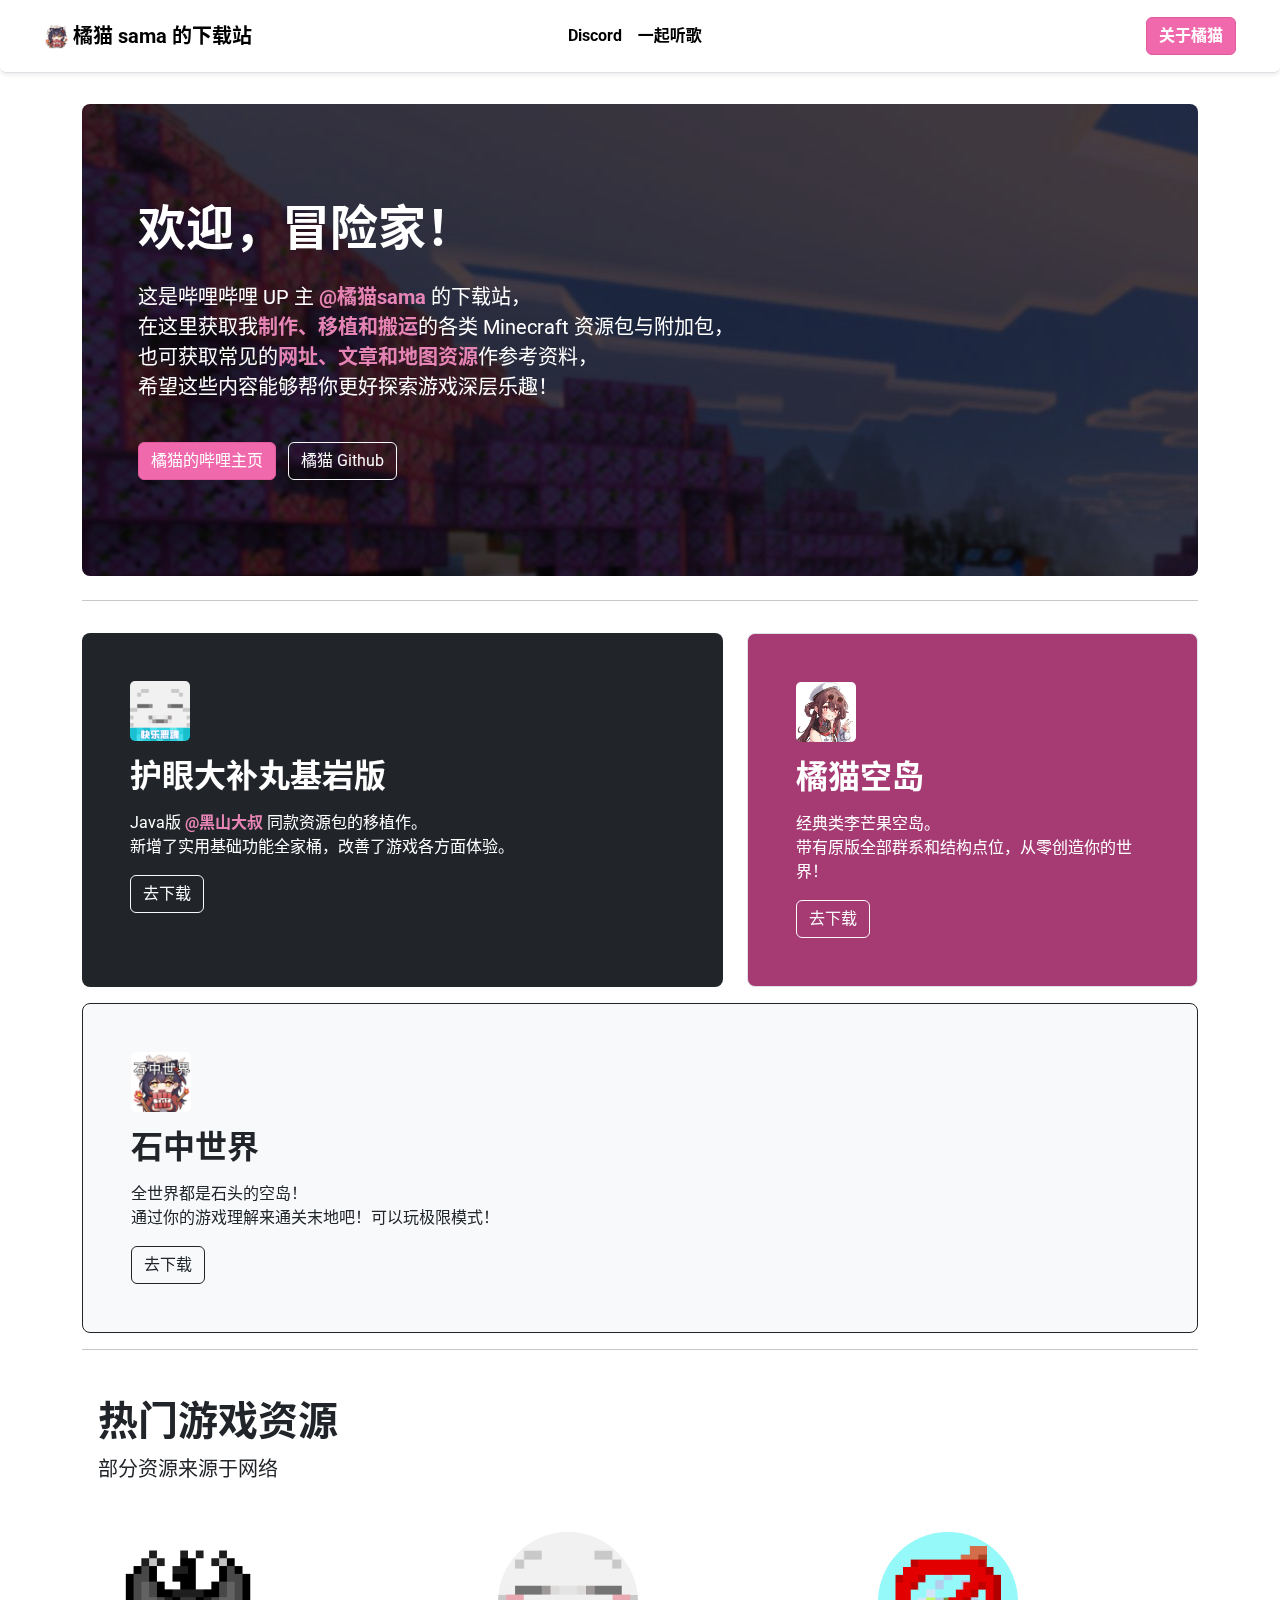
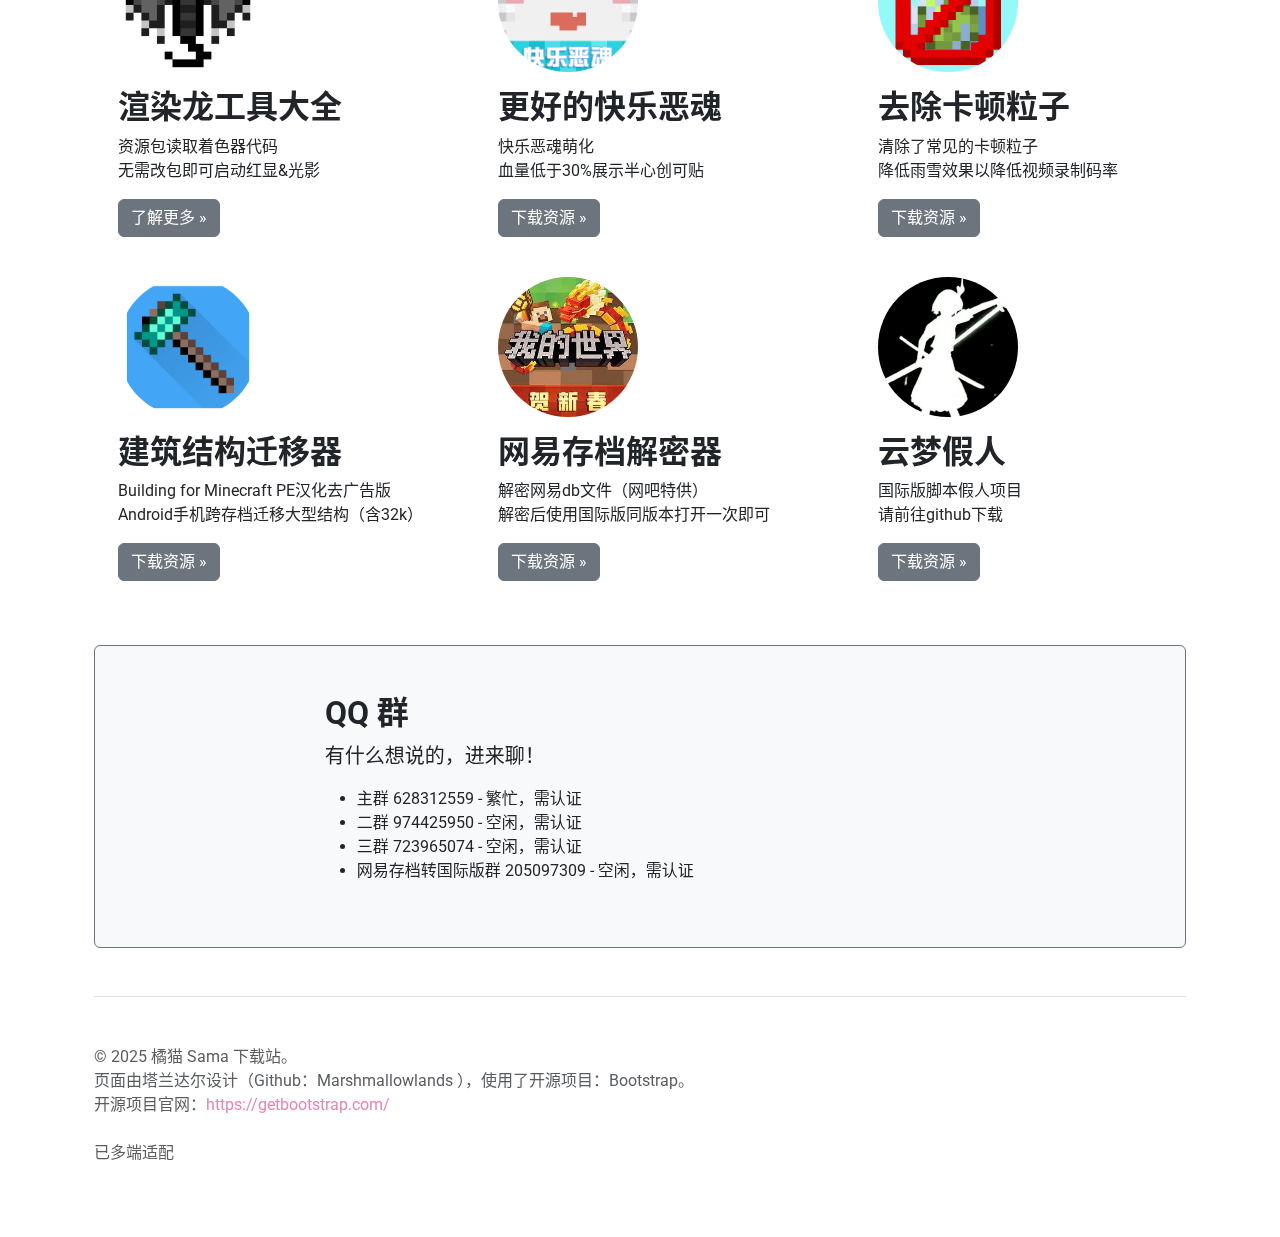
<file: index.html>
<!DOCTYPE html>
<html lang="zh">

<head>
    <meta charset="UTF-8">
    <title>橘猫 sama 的下载站</title>
    <meta name="viewport" content="width=device-width, initial-scale=0.88">
    <link href="css/bootstrap.css" rel="stylesheet">
    <link rel="stylesheet" href="resources/css/index.css">
    <script src="js/bootstrap.js"></script>
    <link rel="icon" href="resources/img/JumaoTNT.png" type="image/x-icon">
</head>

<body>
<main>
    <div class="container py-4">
        <!--
        <header class="pb-3 mb-4 border-bottom">
            <a class="d-flex align-items-center text-body-emphasis text-decoration-none" href="/">
                <img src="resources/img/JumaoTNT.png" alt="橘猫头像" width="30" height="30" class="me-2">
                <span class="fs-4 fw-bold">橘猫 Sama 的下载站</span> </a>
        </header>
        -->

        <!-- 顶栏 -->
        <nav id="top-bar"
             class="navbar navbar-expand-lg rounded shadow-sm ps-3 pe-3 fixed-top d-flex flex-wrap justify-content-center py-3 mb-4 border-bottom"
             aria-label="Thirteenth navbar example">
            <div class="container-fluid">
                <img class="ms-3" src="resources/img/JumaoTNT.png" width="25" height="25" alt="">
                <a class="fw-bold navbar-brand col-lg-4 ps-1">橘猫 sama 的下载站</a>
                <button class="navbar-toggler" type="button" data-bs-toggle="collapse"
                        data-bs-target="#navbarsExample11" aria-controls="navbarsExample11" aria-expanded="false"
                        aria-label="Toggle navigation">
                    <span class="navbar-toggler-icon"></span>
                </button>
                <div class="collapse navbar-collapse d-lg-flex" id="navbarsExample11">
                    <ul class="navbar-nav col-lg-6 justify-content-md-center fw-bold pe-5">
                        <li class="nav-item">
                            <!-- 这里！把 href 里的链接，改成你的 Discord 聊天室链接 -->
                            <a class="nav-link text-black" aria-current="page"
                               href="https://marshmallowlands.github.io">Discord</a>
                        </li>

                        <li class="nav-item pe-5">
                            <!-- 这里！同样的，把 href 里的链接，改成你的推特主页链接 -->
                            <a class="nav-link text-black"
                               href="https://music.163.com/#/playlist?id=13660558374">一起听歌</a>
                        </li>
                    </ul>
                    <div class="d-lg-flex pe-3 col-lg-6 justify-content-lg-end">
                        <!-- 关于橘猫的网页文件 -->
                        <a href="aboutme.html" class="btn fw-bold btn-primary">关于橘猫</a>
                    </div>
                </div>
            </div>
        </nav>


        <!-- 欢迎内容框 -->
        <div style="margin-top: 5em;" id="main-1" class="p-5 mb-4 rounded-3">
            <div class="container-fluid py-5 ps-2 text-white">
                <h1 class="display-5 fw-bold mb-4">欢迎，冒险家！</h1>
                <p class="col-md-8 fs-5">
                    这是哔哩哔哩 UP 主 <a class="fw-bold text-web-success" href="https://space.bilibili.com/37691488">@橘猫sama</a> 的下载站，<br>
                    在这里获取我<span class="fw-bold text-success">制作、移植和搬运</span>的各类 Minecraft 资源包与附加包，<br>
                    也可获取常见的<span class="fw-bold text-success">网址、文章和地图资源</span>作参考资料，<br>
                    希望这些内容能够帮你更好探索游戏深层乐趣！
                </p>
                <!-- 欢迎内容框的按钮，想多加几个可以复制整个 a 标签 -->
                <a target="_blank" href="https://space.bilibili.com/37691488/" class="btn btn-success btn-md mt-4" type="button">
                    橘猫的哔哩主页
                </a>
                <!--
                <a class="btn btn-success btn-md mt-4" type="button">
                    橘猫的哔哩主页
                </a>
                -->
                <a target="_blank" href="https://github.com/jumao15071" class="btn btn-outline-light btn-md mt-4 ms-2" type="button">
                    橘猫 Github
                </a>
            </div>
        </div>

        <!-- 你做的项目 - 代码起始 -->
        <hr>
        <div class="row align-items-md-stretch">
            <div class="col-md-7 mt-3">
                <div class="h-100 p-5 text-bg-dark rounded-3">
                    <img src="resources/img/DabuBE1.21v9.png" width="60" height="60" alt="护眼大补丸" class="mb-3"
                         style="border-radius: 5px;">
                    <h2 class="fw-bold mb-1">护眼大补丸基岩版</h2>
                    <p class="mt-3">
                        Java版 <a class="fw-bold text-web-success" href="https://space.bilibili.com/19428259/">@黑山大叔</a> 同款资源包的移植作。
                        <br>
                        新增了实用基础功能全家桶，改善了游戏各方面体验。
                    </p>
                    <a
                            class="btn btn-outline-light" type="button" href="resources/download/护眼大补丸BE/护眼大补丸1.21夏季v9.mcpack">去下载
                        <!-- href 那里，替换成你的下载链接 -->
                    </a>
                </div>
            </div>
            <div class="col-md-5 mt-3">
                <div class="h-100 p-5 bg-pink text-white border rounded-3">
                    <img src="resources/img/HuTao.jpg" width="60" height="60" alt="橘猫空岛" class="mb-3"
                         style="border-radius: 5px;">
                    <h2 class="fw-bold mb-1">橘猫空岛</h2>
                    <p class="mt-3">
                        经典类李芒果空岛。
                        <br>
                        带有原版全部群系和结构点位，从零创造你的世界！
                    </p>
                    <a
                            class="btn btn-outline-light" type="button" href="resources/download/橘猫空岛/橘猫空岛v2.5.mcaddon">去下载
                        <!-- href 那里，替换成你的下载链接 -->
                    </a>
                </div>
            </div>
            <div class="col-md-12 mt-3">
                <div class="h-100 p-5 bg-light border border-dark rounded-3">
                    <img src="resources/img/StoneWorld.png" width="60" height="60" alt="石中世界" class="mb-3"
                         style="border-radius: 5px;">
                    <h2 class="fw-bold mb-1">石中世界</h2>
                    <p class="mt-3">
                        全世界都是石头的空岛！
                        <br>
                        通过你的游戏理解来通关末地吧！可以玩极限模式！
                    </p>
                    <a
                            class="btn btn-outline-dark" type="button" href="resources/download/石中世界/橘猫石中世界(困难版)v1.2.mcpack">去下载
                    </a>
                </div>
            </div>
        </div>

        <hr>
        <h1 class="mt-5 mb-2 ps-3 fw-bold">热门游戏资源</h1>
        <p class="lead mb-4 ps-3 fw-normal">
            部分资源来源于网络
        </p>
        <div class="row">
            <div class="col-lg-4 mt-4 ps-5">
                <svg aria-label="渲染龙工具大全" class="bd-placeholder-img rounded-circle" height="140" preserveAspectRatio="xMidYMid slice"
                    role="img" width="140" xmlns="http://www.w3.org/2000/svg">
                    <title>渲染龙工具大全</title>
                    <image href="resources/img/render_dragon2.png" width="100%" height="100%" preserveAspectRatio="xMidYMid slice" />
                </svg>
                <h2 class="fw-bold mt-3 mb-2">渲染龙工具大全</h2>
                <p>
                    资源包读取着色器代码<br>
                    无需改包即可启动红显&光影
                </p>
                <p><a class="btn btn-secondary" href="weblist.html">了解更多 »</a></p>
            </div><!-- /.col-lg-4 --> 
            <div class="col-lg-4 mt-4 ps-5">
                <svg aria-label="快乐恶魂萌化" class="bd-placeholder-img rounded-circle" height="140" preserveAspectRatio="xMidYMid slice"
                    role="img" width="140" xmlns="http://www.w3.org/2000/svg">
                    <title>快乐恶魂萌化</title>
                    <image href="resources/img/CuteGhast.png" width="100%" height="100%" preserveAspectRatio="xMidYMid slice" />
                </svg>
                <h2 class="fw-bold mt-3 mb-2">更好的快乐恶魂</h2>
                <p>
                    快乐恶魂萌化<br>
                    血量低于30%展示半心创可贴
                </p>
                <p><a class="btn btn-secondary" href="resources/download/自制迷你附加包/资源包/更可爱的快乐恶魂.mcpack">下载资源 »</a></p>
            </div><!-- /.col-lg-4 -->
            <div class="col-lg-4 mt-4 ps-5">
                <svg aria-label="去除卡顿粒子" class="bd-placeholder-img rounded-circle" height="140" preserveAspectRatio="xMidYMid slice"
                    role="img" width="140" xmlns="http://www.w3.org/2000/svg">
                    <title>去除卡顿粒子</title>
                    <image href="resources/img/NoBuffParticle.png" width="100%" height="100%" preserveAspectRatio="xMidYMid slice" />
                </svg>
                <h2 class="fw-bold mt-3 mb-2">去除卡顿粒子</h2>
                <p>
                    清除了常见的卡顿粒子<br>
                    降低雨雪效果以降低视频录制码率
                </p>
                <p><a class="btn btn-secondary" href="resources/download/自制迷你附加包/资源包/去除药水粒子2.mcpack">下载资源 »</a></p>
            </div><!-- /.col-lg-4 -->
            <div class="col-lg-4 mt-4 ps-5">
                <svg aria-label="建筑结构迁移器" class="bd-placeholder-img rounded-circle" height="140" preserveAspectRatio="xMidYMid slice"
                    role="img" width="140" xmlns="http://www.w3.org/2000/svg">
                    <title>建筑结构迁移器</title>
                    <image href="resources/img/Building_for_PE_launcher.png" width="100%" height="100%" preserveAspectRatio="xMidYMid slice" />
                </svg>
                <h2 class="fw-bold mt-3 mb-2">建筑结构迁移器</h2>
                <p>
                    Building for Minecraft PE汉化去广告版<br>
                    Android手机跨存档迁移大型结构（含32k）
                </p>
                <p><a class="btn btn-secondary" href="https://pan.baidu.com/s/1nkVk6J5E3_FIhtfItp515w?pwd=jumo">下载资源 »</a></p>
            </div><!-- /.col-lg-4 --> 
            <div class="col-lg-4 mt-4 ps-5">
                <svg aria-label="网易存档解密器" class="bd-placeholder-img rounded-circle" height="140" preserveAspectRatio="xMidYMid slice"
                    role="img" width="140" xmlns="http://www.w3.org/2000/svg">
                    <title>网易存档解密器</title>
                    <image href="resources/img/NEhexinchun.png" width="100%" height="100%" preserveAspectRatio="xMidYMid slice" />
                </svg>
                <h2 class="fw-bold mt-3 mb-2">网易存档解密器</h2>
                <p>
                    解密网易db文件（网吧特供）<br>
                    解密后使用国际版同版本打开一次即可
                </p>
                <p><a class="btn btn-secondary" href="resources/download/网络资源/Windows程序/NeteaseMcDencrypter.exe">下载资源 »</a></p>
            </div><!-- /.col-lg-4 --> 
            <div class="col-lg-4 mt-4 ps-5">
                <svg aria-label="云梦假人" class="bd-placeholder-img rounded-circle" height="140" preserveAspectRatio="xMidYMid slice"
                    role="img" width="140" xmlns="http://www.w3.org/2000/svg">
                    <title>云梦假人</title>
                    <image href="resources/img/Yun.jpg" width="100%" height="100%" preserveAspectRatio="xMidYMid slice" />
                </svg>
                <h2 class="fw-bold mt-3 mb-2">云梦假人</h2>
                <p>
                    国际版脚本假人项目<br>
                    请前往github下载
                </p>
                <p><a class="btn btn-secondary" href="https://github.com/xBoyMinemc/FlashFakePlayerPack/releases">下载资源 »</a></p>
            </div><!-- /.col-lg-4 --> 
        </div>

        <div class="container my-5">
            <!-- 加 QQ 群内容框 -->
            <div class="bg-body-tertiary rounded border border-secondary">
                <div class="col-sm-8 py-5 px-5 mx-auto"><h2 class="fw-bold">QQ 群</h2>
                    <p class="fs-5">
                        有什么想说的，进来聊！
                    </p>
                    <ul>
                        <li>主群 628312559 - 繁忙，需认证</li>
                        <li>二群 974425950 - 空闲，需认证</li>
                        <li>三群 723965074 - 空闲，需认证</li>
                        <li>网易存档转国际版群 205097309 - 空闲，需认证</li>
                    </ul>
                </div>
            </div>

            <footer class="pt-5 mt-5 text-body-secondary border-top">
                © 2025 橘猫 Sama 下载站。<br>
                页面由塔兰达尔设计（Github：Marshmallowlands ），使用了开源项目：Bootstrap。
                <br>
                开源项目官网：<a class="text-success text-decoration-none" href="https://getbootstrap.com/">https://getbootstrap.com/</a>
                <br><br>
                已多端适配
            </footer>
        </div>
    </div>
</main>
</body>

</html>
</file>
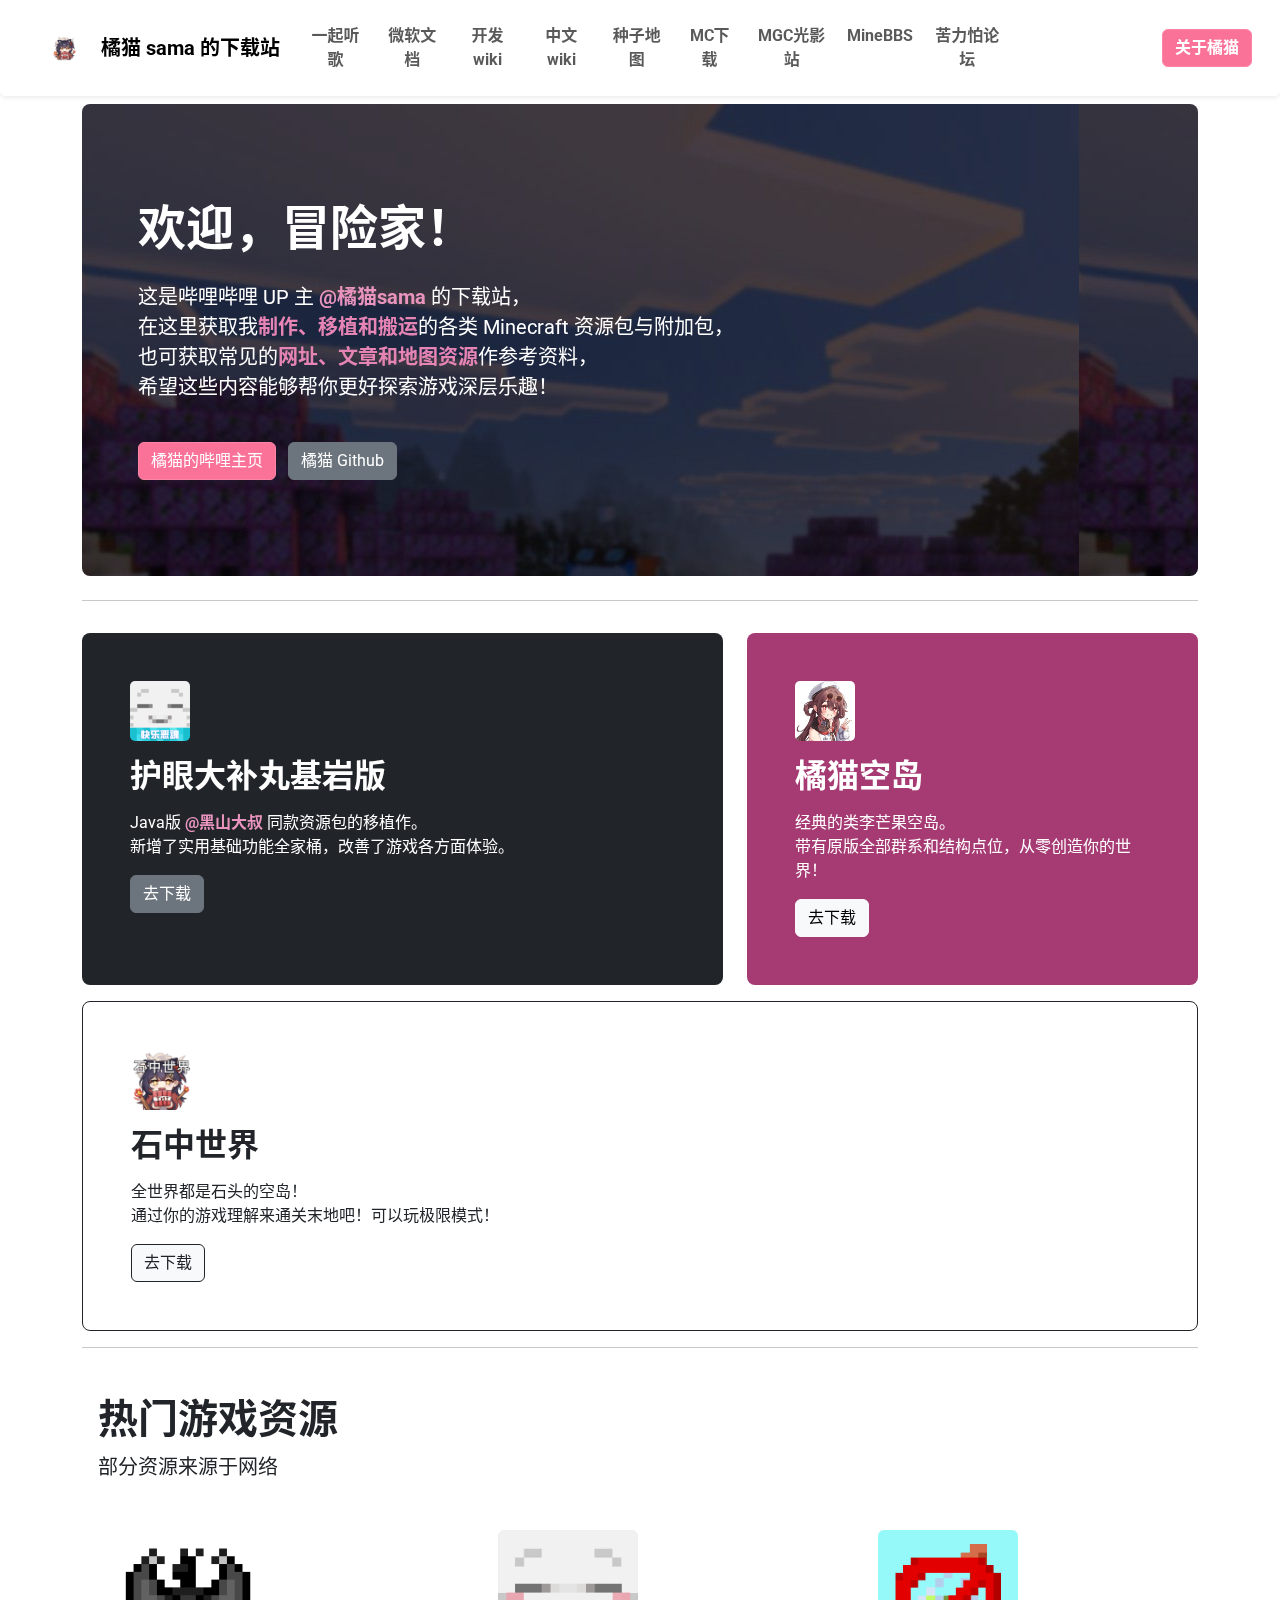
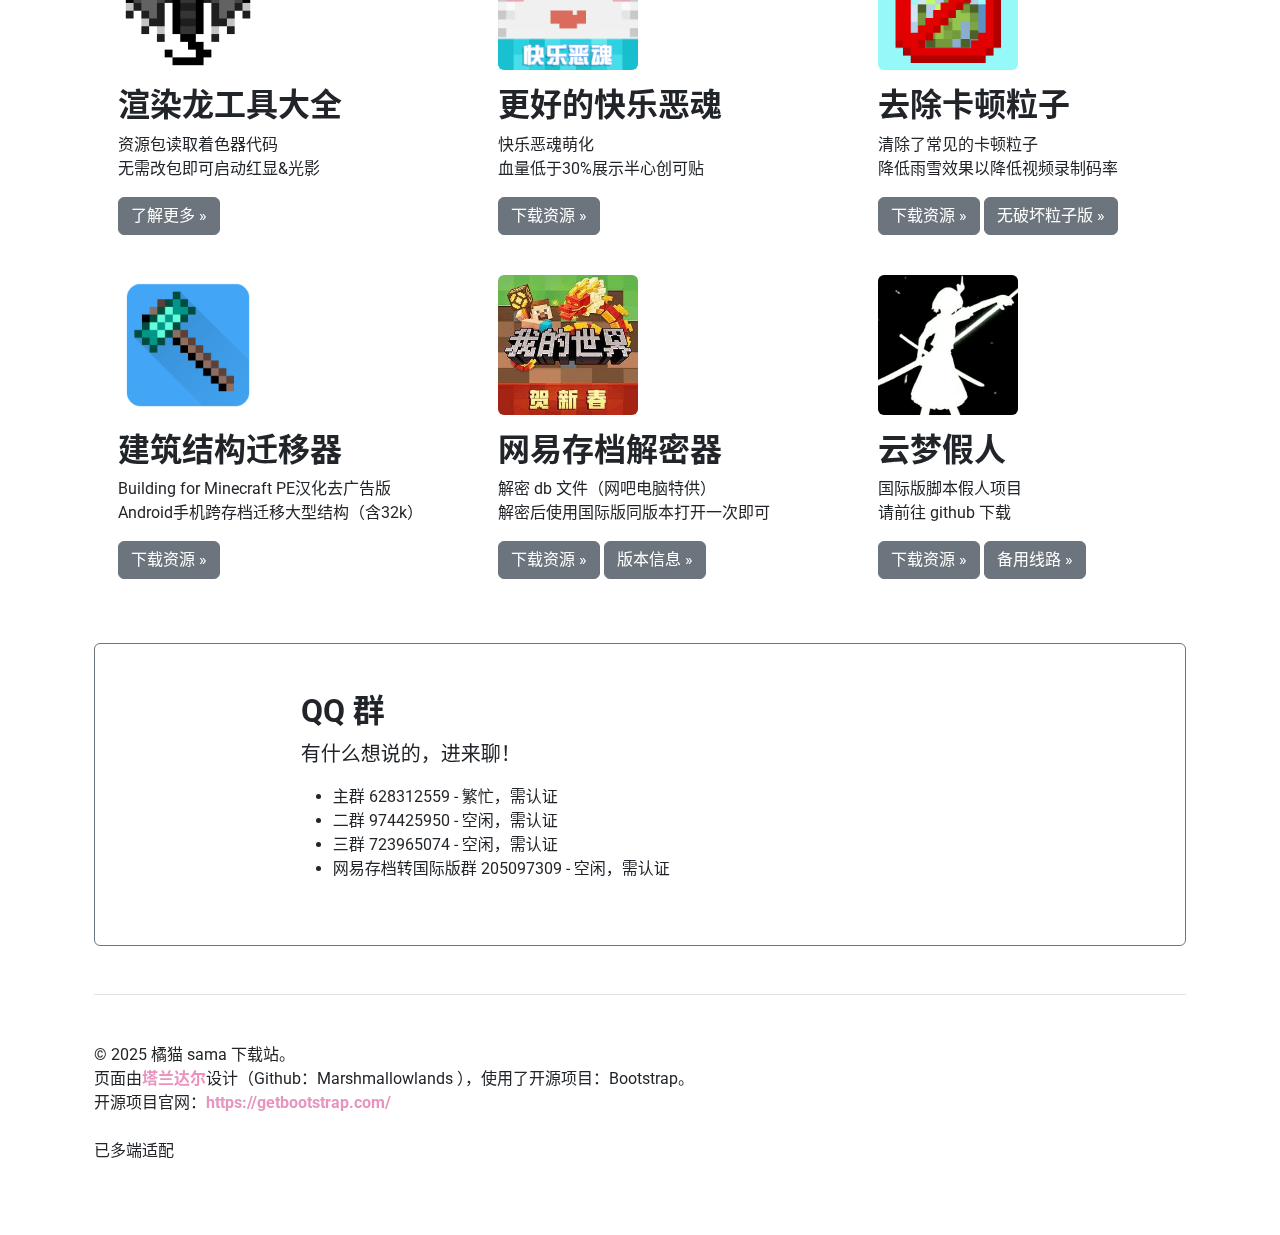
<file: fallback/index.html>
<!DOCTYPE html>

<head>
    <meta charset="UTF-8">
    <title>橘猫 sama 的下载站</title>
    <meta name="viewport" content="width=device-width, initial-scale=0.88">
    <link href="css/bootstrap.css" rel="stylesheet">
    <link rel="stylesheet" href="resources/css/index.css">
    <link rel="stylesheet" href="resources/css/index_dark.css">
    <script src="js/bootstrap.js"></script>
    <link rel="icon" href="resources/img/JumaoTNT.png" type="image/x-icon">
</head>

<body>
<main>
    <div class="container py-4">
        <!-- 顶栏 -->
        <nav id="top-bar"
             class="navbar navbar-expand-lg rounded shadow-sm ps-3 pe-3 fixed-top d-flex flex-wrap justify-content-center py-3 mb-4"
             aria-label="Thirteenth navbar example">
            <div class="container-fluid">
                <img class="ms-4" src="resources/img/JumaoTNT.png" width="25" height="25" alt="">
                <a class="fw-bold navbar-brand col-lg-2 ps-4">橘猫 sama 的下载站</a>
                <button class="btn-pink text-white navbar-toggler" type="button" data-bs-toggle="collapse"
                        data-bs-target="#navbarsExample11" aria-controls="navbarsExample11" aria-expanded="false"
                        aria-label="Toggle navigation">
                    <span class="fs-2 px-3 py-5">=</span>
                </button>
                <div class="collapse navbar-collapse d-lg-flex" id="navbarsExample11">
                    <ul class="navbar-nav col-lg-9 text-center fw-bold">
                        <li class="nav-item">
                            <a class="nav-link" aria-current="page"
                               href="https://music.163.com/#/playlist?id=13660558374">一起听歌</a>
                        </li>

                        <li class="nav-item">
                            <a class="nav-link" aria-current="page"
                               href="https://learn.microsoft.com/en-us/minecraft/creator/">微软文档</a>
                        </li>

                        <li class="nav-item">
                            <a class="nav-link" aria-current="page"
                               href="https://wiki.bedrock.dev/">开发wiki</a>
                        </li>

                        <li class="nav-item">
                            <a class="nav-link" aria-current="page"
                               href="https://zh.minecraft.wiki/">中文wiki</a>
                        </li>

                        <li class="nav-item">
                            <a class="nav-link" aria-current="page"
                               href="https://www.chunkbase.com/apps/seed-map">种子地图</a>
                        </li>

                        <li class="nav-item">
                            <a class="nav-link" aria-current="page"
                               href="https://mcbedl.com/">MC下载</a>
                        </li>

                        <li class="nav-item">
                            <a class="nav-link" aria-current="page"
                               href="https://minegraph.cn/be/shaderpacks/">MGC光影站</a>
                        </li>

                        <li class="nav-item">
                            <a class="nav-link" aria-current="page"
                               href="https://www.minebbs.com/">MineBBS</a>
                        </li>

                        <li class="nav-item">
                            <a class="nav-link" aria-current="page"
                               href="https://klpbbs.com/">苦力怕论坛</a>
                        </li>
                    </ul>
                    <div class="d-lg-flex col-lg-3 justify-content-lg-end">
                        <a id="about-jumao" href="aboutme.html" class="btn fw-bold btn-success text-white">关于橘猫</a>
                    </div>
                </div>
            </div>
        </nav>


        <!-- 欢迎内容框 -->
        <div style="margin-top: 5em;" id="main-1" class="p-5 mb-4 rounded-3">
            <div class="container-fluid py-5 ps-2 text-white">
                <h1 class="display-5 fw-bold mb-4">欢迎，冒险家！</h1>
                <p class="col-md-8 fs-5">
                    这是哔哩哔哩 UP 主 <a class="fw-bold text-web-success" href="https://space.bilibili.com/37691488">@橘猫sama</a>
                    的下载站，<br>
                    在这里获取我<span class="fw-bold text-success">制作、移植和搬运</span>的各类 Minecraft 资源包与附加包，<br>
                    也可获取常见的<span class="fw-bold text-success">网址、文章和地图资源</span>作参考资料，<br>
                    希望这些内容能够帮你更好探索游戏深层乐趣！
                </p>
                <!-- 欢迎内容框的按钮，想多加几个可以复制整个 a 标签 -->
                <a target="_blank" href="https://space.bilibili.com/37691488/" class="btn text-white btn-success btn-md mt-4"
                   type="button">
                    橘猫的哔哩主页
                </a>
                <a target="_blank" href="https://github.com/jumao15071" class="btn btn-secondary text-white btn-md mt-4 ms-2"
                   type="button">
                    橘猫 Github
                </a>
            </div>
        </div>

        <!-- 你做的项目 - 代码起始 -->
        <hr>
        <div class="row align-items-md-stretch">
            <div class="col-md-7 mt-3">
                <div class="h-100 p-5 text-bg-dark rounded-3">
                    <img src="resources/img/DabuBE1.21v9.png" width="60" height="60" alt="护眼大补丸" class="mb-3"
                         style="border-radius: 5px;">
                    <h2 class="fw-bold mb-1">护眼大补丸基岩版</h2>
                    <p class="mt-3">
                        Java版 <a class="fw-bold text-web-success"
                                  href="https://space.bilibili.com/19428259/">@黑山大叔</a> 同款资源包的移植作。
                        <br>
                        新增了实用基础功能全家桶，改善了游戏各方面体验。
                    </p>
                    <a
                            class="btn btn-secondary" type="button"
                            href="resources/download/护眼大补丸BE/护眼大补丸25冬季v13H1.mcpack">去下载
                        <!-- href 那里，替换成你的下载链接 -->
                    </a>
                </div>
            </div>
            <div class="col-md-5 mt-3">
                <div class="h-100 p-5 bg-pink text-white rounded-3">
                    <img src="resources/img/HuTao.jpg" width="60" height="60" alt="橘猫空岛" class="mb-3"
                         style="border-radius: 5px;">
                    <h2 class="fw-bold mb-1">橘猫空岛</h2>
                    <p class="mt-3">
                        经典的类李芒果空岛。
                        <br>
                        带有原版全部群系和结构点位，从零创造你的世界！
                    </p>
                    <a
                            class="btn btn-light text-black" type="button"
                            href="resources/download/橘猫空岛/橘猫空岛v2.5.mcaddon">去下载
                        <!-- href 那里，替换成你的下载链接 -->
                    </a>
                </div>
            </div>
            <div class="col-md-12 mt-3">
                <div id="stone-world" class="h-100 p-5 border border-dark rounded-3">
                    <img src="resources/img/StoneWorld.png" width="60" height="60" alt="石中世界" class="mb-3"
                         style="border-radius: 5px;">
                    <h2 class="fw-bold mb-1">石中世界</h2>
                    <p class="mt-3">
                        全世界都是石头的空岛！
                        <br>
                        通过你的游戏理解来通关末地吧！可以玩极限模式！
                    </p>
                    <a
                            class="stone-world-download btn btn-light border-dark text-dark" type="button"
                            href="resources/download/石中世界/橘猫石中世界(困难版)v1.3.mcpack">去下载
                    </a>
                </div>
            </div>
        </div>

        <hr>
        <h1 class="mt-5 mb-2 ps-3 fw-bold">热门游戏资源</h1>
        <p class="lead mb-4 ps-3 fw-normal">
            部分资源来源于网络
        </p>
        <div class="row">
            <div class="col-lg-4 mt-4 ps-5">
                <svg aria-label="渲染龙工具大全" class="bd-placeholder-img rounded" height="140"
                     preserveAspectRatio="xMidYMid slice"
                     role="img" width="140" xmlns="http://www.w3.org/2000/svg">
                    <title>渲染龙工具大全</title>
                    <image href="resources/img/render_dragon2.png" width="100%" height="100%"
                           preserveAspectRatio="xMidYMid slice"/>
                </svg>
                <h2 class="fw-bold mt-3 mb-2">渲染龙工具大全</h2>
                <p>
                    资源包读取着色器代码<br>
                    无需改包即可启动红显&光影
                </p>
                <p><a class="btn btn-secondary text-white" href="weblist.html">了解更多 »</a></p>
            </div>
            <div class="col-lg-4 mt-4 ps-5">
                <svg aria-label="快乐恶魂萌化" class="bd-placeholder-img rounded" height="140"
                     preserveAspectRatio="xMidYMid slice"
                     role="img" width="140" xmlns="http://www.w3.org/2000/svg">
                    <title>快乐恶魂萌化</title>
                    <image href="resources/img/CuteGhast.png" width="100%" height="100%"
                           preserveAspectRatio="xMidYMid slice"/>
                </svg>
                <h2 class="fw-bold mt-3 mb-2">更好的快乐恶魂</h2>
                <p>
                    快乐恶魂萌化<br>
                    血量低于30%展示半心创可贴
                </p>
                <p><a class="btn btn-secondary text-white" href="resources/download/自制迷你附加包/资源包/更可爱的快乐恶魂.mcpack">下载资源
                    »</a></p>
            </div><!-- /.col-lg-4 -->
            <div class="col-lg-4 mt-4 ps-5">
                <svg aria-label="去除卡顿粒子" class="bd-placeholder-img rounded" height="140"
                     preserveAspectRatio="xMidYMid slice"
                     role="img" width="140" xmlns="http://www.w3.org/2000/svg">
                    <title>去除卡顿粒子</title>
                    <image href="resources/img/NoBuffParticle.png" width="100%" height="100%"
                           preserveAspectRatio="xMidYMid slice"/>
                </svg>
                <h2 class="fw-bold mt-3 mb-2">去除卡顿粒子</h2>
                <p>
                    清除了常见的卡顿粒子<br>
                    降低雨雪效果以降低视频录制码率
                </p>
                <p>
                    <a class="btn btn-secondary text-white" href="resources/download/自制迷你附加包/资源包/去除药水粒子2.mcpack">下载资源 »</a>
                     <a class="btn btn-secondary text-white" href="resources/download/自制迷你附加包/资源包/去除药水粒子2无挖掘.mcpack">无破坏粒子版 »</a>
                </p>
                </div><!-- /.col-lg-4 -->
            <div class="col-lg-4 mt-4 ps-5">
                <svg aria-label="建筑结构迁移器" class="bd-placeholder-img rounded" height="140"
                     preserveAspectRatio="xMidYMid slice"
                     role="img" width="140" xmlns="http://www.w3.org/2000/svg">
                    <title>建筑结构迁移器</title>
                    <image href="resources/img/Building_for_PE_launcher.png" width="100%" height="100%"
                           preserveAspectRatio="xMidYMid slice"/>
                </svg>
                <h2 class="fw-bold mt-3 mb-2">建筑结构迁移器</h2>
                <p>
                    Building for Minecraft PE汉化去广告版<br>
                    Android手机跨存档迁移大型结构（含32k）
                </p>
                <p><a class="btn btn-secondary text-white" href="resources/download/网络资源/安卓安装包/建筑结构迁移器.APK">下载资源
                    »</a></p>
            </div><!-- /.col-lg-4 -->
            <div class="col-lg-4 mt-4 ps-5">
                <svg aria-label="网易存档解密器" class="bd-placeholder-img rounded" height="140"
                     preserveAspectRatio="xMidYMid slice"
                     role="img" width="140" xmlns="http://www.w3.org/2000/svg">
                    <title>网易存档解密器</title>
                    <image href="resources/img/NEhexinchun.png" width="100%" height="100%"
                           preserveAspectRatio="xMidYMid slice"/>
                </svg>
                <h2 class="fw-bold mt-3 mb-2">网易存档解密器</h2>
                <p>
                    解密 db 文件（网吧电脑特供）<br>
                    解密后使用国际版同版本打开一次即可
                </p>
                <p>
                    <a class="btn btn-secondary text-white" href="resources/download/网络资源/Windows程序/NeteaseMcDencrypter.exe">下载资源 »</a>
                    <a class="btn btn-secondary" href="https://mc.163.com/dev/mcmanual/mc-dev/mcdocs/1-ModAPI-beta/%E6%9B%B4%E6%96%B0%E4%BF%A1%E6%81%AF/3.4.html">版本信息 »</a>
                </p>
            </div><!-- /.col-lg-4 -->
            <div class="col-lg-4 mt-4 ps-5">
                <svg aria-label="云梦假人" class="bd-placeholder-img rounded" height="140"
                     preserveAspectRatio="xMidYMid slice"
                     role="img" width="140" xmlns="http://www.w3.org/2000/svg">
                    <title>云梦假人</title>
                    <image href="resources/img/Yun.jpg" width="100%" height="100%"
                           preserveAspectRatio="xMidYMid slice"/>
                </svg>
                <h2 class="fw-bold mt-3 mb-2">云梦假人</h2>
                <p>
                    国际版脚本假人项目<br>
                    请前往 github 下载
                </p>
                <p>
                    <a class="btn btn-secondary" href="https://github.com/xBoyMinemc/FlashFakePlayerPack/releases">下载资源 »</a>
                     <a class="btn btn-secondary" href="https://bgithub.xyz/xBoyMinemc/FlashFakePlayerPack/releases">备用线路 »</a>
                </p>
            </div><!-- /.col-lg-4 -->
        </div>

        <div class="container my-5">
            <!-- 加 QQ 群内容框 -->
            <div class="rounded border border-secondary">
                <div class="col-sm-8 py-5 px-4 mx-auto">
                    <h2 class="fw-bold">QQ 群</h2>
                    <p class="fs-5">
                        有什么想说的，进来聊！
                    </p>
                    <ul>
                        <li>主群 628312559 - 繁忙，需认证</li>
                        <li>二群 974425950 - 空闲，需认证</li>
                        <li>三群 723965074 - 空闲，需认证</li>
                        <li>网易存档转国际版群 205097309 - 空闲，需认证</li>
                    </ul>
                </div>
            </div>

            <footer class="pt-5 mt-5 border-top">
                © 2025 橘猫 sama 下载站。<br>
                页面由<a class="fw-bold text-web-success"
                href="https://marshmallowlands.github.io">塔兰达尔</a>设计（Github：Marshmallowlands ），使用了开源项目：Bootstrap。
                <br>
                开源项目官网：<a class="fw-bold text-web-success" href="https://getbootstrap.com/">https://getbootstrap.com/</a>
                <br><br>
                已多端适配
            </footer>
        </div>
    </div>
</main>
</body>

</html>
</file>
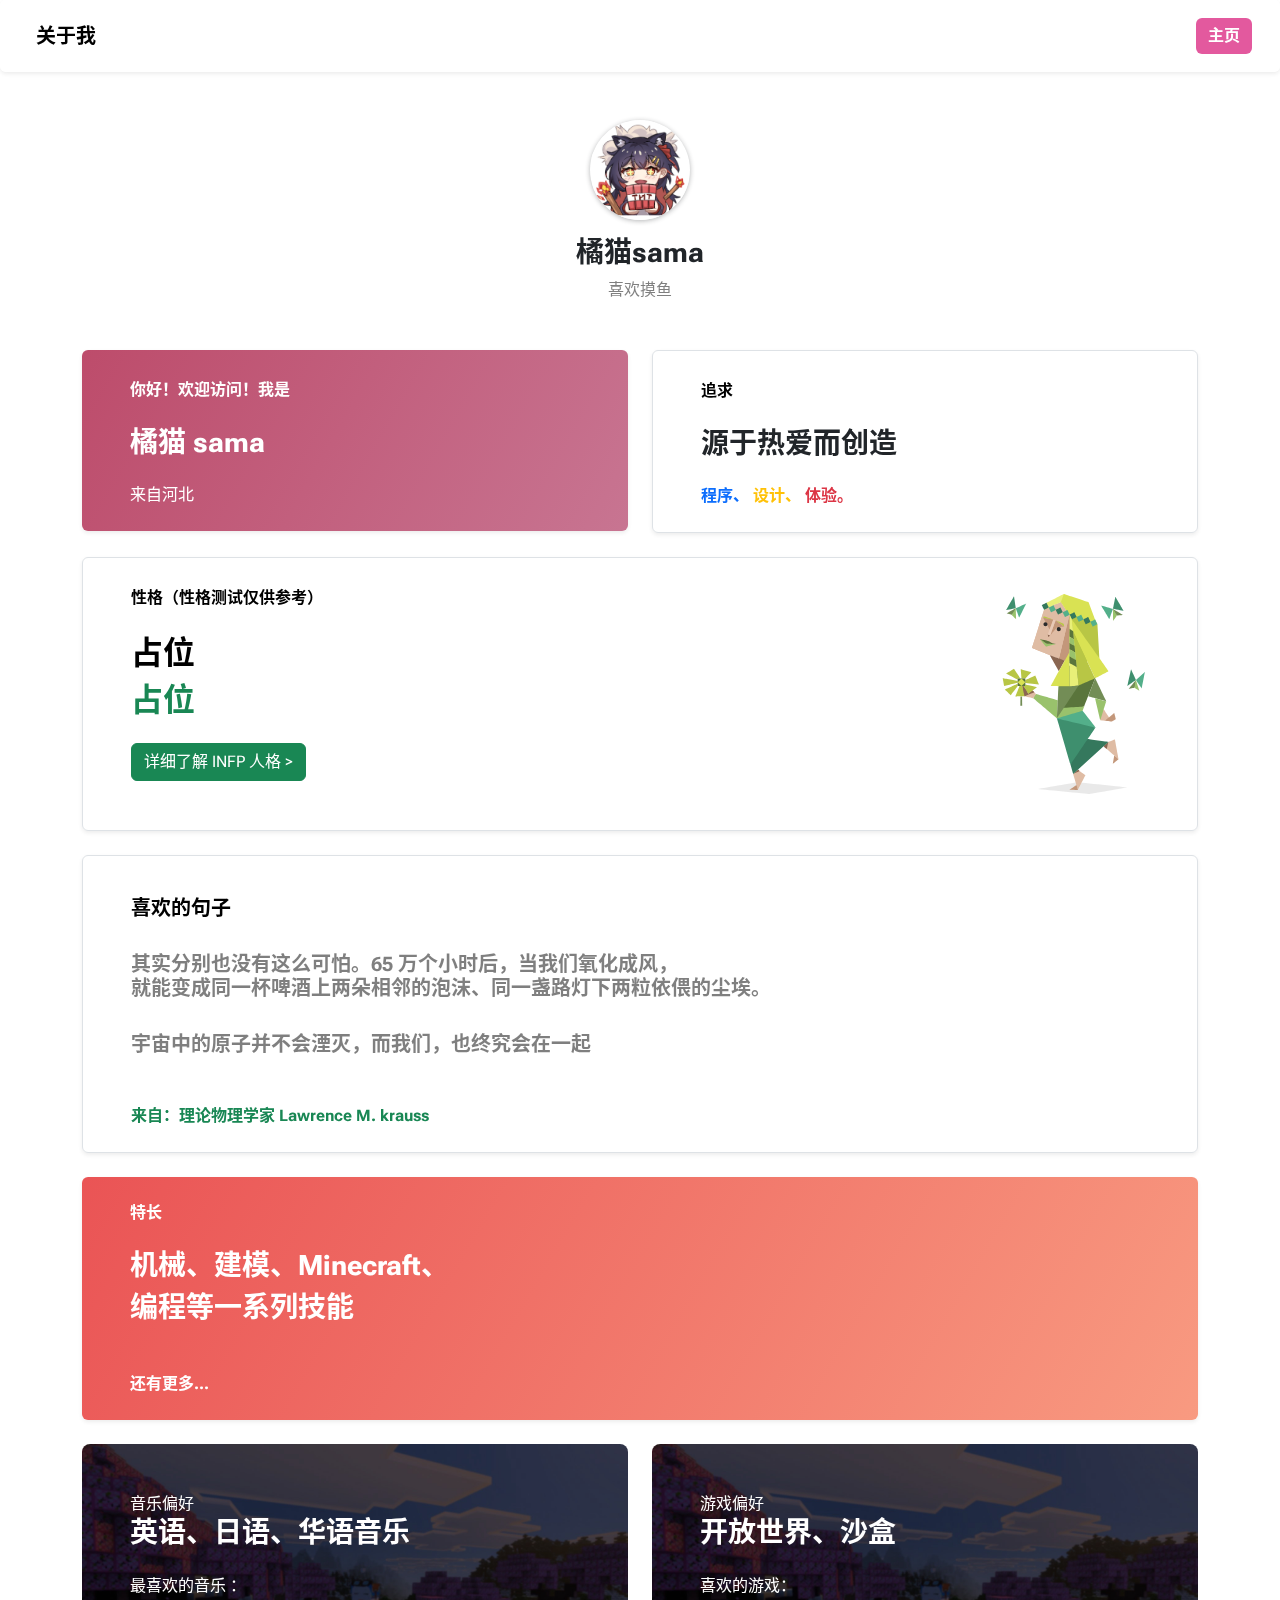
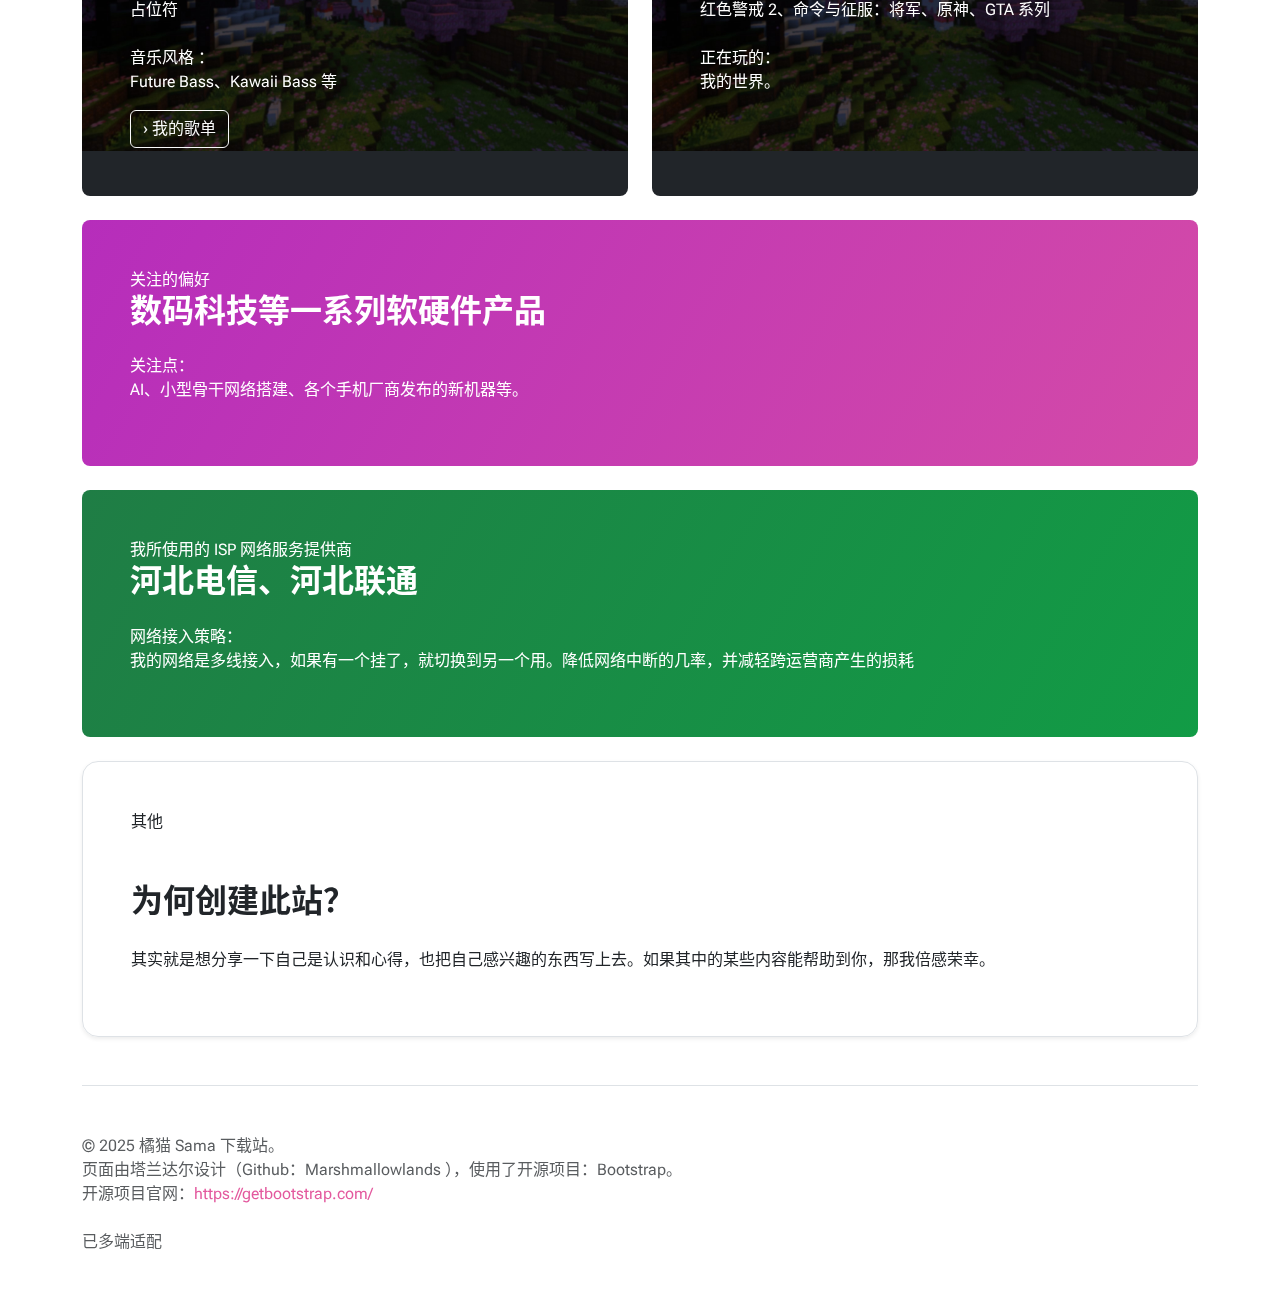
<file: aboutme.html>
<!DOCTYPE html>
<html lang="zh">
<head>
    <meta charset="UTF-8">
    <meta name="viewport" content="width=device-width, initial-scale=1.0">
    <link rel="stylesheet" href="css/bootstrap.css">
    <link rel="stylesheet" href="resources/css/aboutme.css">
    <link rel="stylesheet" href="resources/css/aboutme_dark.css">
    <link rel="icon" href="resources/img/JumaoTNT.png" type="image/x-icon">
    <link rel="stylesheet" href="https://fonts.googleapis.com/css2?family=Roboto+Flex">
    <link rel="stylesheet" href="https://fonts.googleapis.com/css2?family=Noto+Sans+SC">
    <script src="js/bootstrap.js"></script>
    <title>关于橘猫</title>
</head>
<body>
<div class="container">
    <nav id="top-bar" class="navbar navbar-expand-lg rounded shadow-sm ps-3 pe-3 fixed-top d-flex flex-wrap justify-content-center py-3 mb-4" aria-label="Thirteenth navbar example">
        <div class="container-fluid">
            <a id="navbar-title" class="fw-bold navbar-brand col-lg-4 ps-2">关于我</a>
            <!--
            <button class="navbar-toggler" type="button" data-bs-toggle="collapse" data-bs-target="#navbarsExample11" aria-controls="navbarsExample11" aria-expanded="false" aria-label="Toggle navigation">
                <span class="text-white fs-6 px-3 py-5">▼</span>
            </button>
            -->

            <button class="btn-pink text-white navbar-toggler" type="button" data-bs-toggle="collapse"
            data-bs-target="#navbarsExample11" aria-controls="navbarsExample11" aria-expanded="false"
            aria-label="Toggle navigation">
            <span class="fs-6 px-3 py-5">▼</span>
            </button>

            <div class="collapse ms-2 navbar-collapse d-lg-flex" id="navbarsExample11">
                <div class="d-lg-flex col-lg-12 justify-content-lg-end">
                    <a href="/" class="btn fw-bold btn-primary">主页</a>
                </div>
            </div>
        </div>
    </nav>

    <!--  介绍  -->
    <div id="pdtp">
        <div class="mt-4 d-flex justify-content-center align-content-center">
            <img style="border-radius: 100rem; box-shadow: 0 1px 5px rgba(26,29,32,0.33)" src="resources/img/JumaoTNT.png" alt="" srcset="" width="100rem" height="100rem">
        </div>
        <div class="mt-3 text-center pb-5">
            <h3 class="fw-bold text-center" id="jumaosama-name">橘猫sama</h3>
            <span class="text-black-50 text-center" id="introduce">喜欢摸鱼</span>
        </div>



        <div class="row align-items-md-stretch">
            <div class="col-md-6">
                <div style="background: linear-gradient(120deg, #bd4c6b 0, #cc85a1 140%);"
                     class="text-white row g-0 rounded overflow-hidden flex-md-row mb-4 shadow-sm h-md-250 position-relative">
                    <div class="col p-4 ps-5 pe-5 d-flex flex-column position-static">
                        <strong class="d-inline-block mt-1 mb-4 text-white">你好！欢迎访问！我是</strong>
                        <h3 class="mb-4 fw-bold">橘猫 sama</h3>
                        <p class="card-text mb-auto">来自河北</p>
                    </div>
                </div>
            </div>
            <div class="col-md-6">
                <div class="row g-0 border rounded overflow-hidden flex-md-row mb-4 shadow-sm h-md-250 position-relative">
                    <div class="col p-4 ps-5 pe-5 d-flex flex-column position-static">
                        <strong class="d-inline-block mt-1 mb-4 text-black" id="ZhuiQiu">追求</strong>
                        <h3 class="mb-4 fw-bold" id="ZhuiQiu-2">源于热爱而创造</h3>
                        <p class="card-text mb-auto fw-bold">
                            <span class="text-primary">程序、</span>
                            <span class="text-warning">设计、</span>
                            <span class="text-danger">体验。</span>
                        </p>
                    </div>
                </div>
            </div>
            <div id="infp" class="col-md-12">
                <div class="row g-0 border rounded overflow-hidden flex-md-row mb-4 shadow-sm h-md-250 position-relative">
                    <div class="col ms-4 p-4 d-flex flex-column position-static">
                        <strong class="d-inline-block mt-1 mb-4 text-black" id="mettle">性格（性格测试仅供参考）</strong>
                        <h2 class="fw-bold text-black" id="mettle-2">占位</h2>
                        <h2 class="mb-4 fw-bold text-success">占位</h2>
                        <p class="card-text mb-auto">
                            <a class="btn btn-success" target="_blank"
                               href="https://www.16personalities.com/ch/infp-%E4%BA%BA%E6%A0%BC">详细了解 INFP 人格 ></a>
                        </p>
                    </div>
                    <div class="col-auto d-none d-lg-block">
                        <img class="mt-3 mb-3 me-4" src="resources/img/INFP.svg" width="200" height="240" alt="INFP-AT" srcset="">
                    </div>
                </div>
            </div>
            <div class="col-md-12">
                <div class="row g-0 border rounded overflow-hidden flex-md-row mb-4 shadow-sm h-md-250 position-relative">
                    <div class="col p-4 ms-4 me-4 d-flex flex-column position-static">
                        <h5 class="d-inline-block mt-3 fw-bold text-black" id="favorite-sentence">喜欢的句子</h5>
                        <h5 class="fw-bold text-black-50" id="favorite-sentence-2"><br>其实分别也没有这么可怕。65 万个小时后，当我们氧化成风，<br>就能变成同一杯啤酒上两朵相邻的泡沫、同一盏路灯下两粒依偎的尘埃。</h5>
                        <h5 class="mb-4 fw-bold text-black-50" id="favorite-sentence-3"><br>宇宙中的原子并不会湮灭，而我们，也终究会在一起</h5>
                        <p class="pt-sm-4 card-text mb-auto fw-bold">
                            <span class="text-success">来自：理论物理学家 Lawrence M. krauss</span>
                        </p>
                    </div>
                </div>
            </div>
            <div class="col-md-12 text-white">
                <div id="what-can-i-do"
                     class="text-white row g-0 rounded overflow-hidden flex-md-row mb-4 shadow-sm h-md-250 position-relative">
                    <div class="col p-4 ms-4 me-4 d-flex flex-column position-static">
                        <strong class="d-inline-block mt-0 mb-4">特长</strong>
                        <h3 class="fw-bold">机械、建模、Minecraft、</h3>
                        <h3 class="mb-4 fw-bold">编程等一系列技能</h3>
                        <p class="pt-sm-4 card-text mb-auto fw-bold">
                            <span class="text-white">还有更多...</span>
                        </p>
                    </div>
                </div>
            </div>
        </div>
    </div>

    <!--  喜欢的游戏和音乐  -->
    <div class="mb-5 row align-items-md-stretch">
        <div class="col-md-6 mb-4">
            <div id="music-favorite" class="h-100 p-5 text-bg-dark rounded-3">
                <span>音乐偏好</span>
                <h3 class="mb-0 fw-bold"> 英语、日语、华语音乐</h3>

                <p class="mt-4">
                    最喜欢的音乐 ：<br>
                    占位符
                    <br><br>
                    音乐风格 ：<br>
                    Future Bass、Kawaii Bass 等
                </p>
                <a href="https://music.163.com/playlist?id=431668990" class="btn btn-outline-light" type="button" target="_blank">› 我的歌单</a>
            </div>
        </div>
        <div class="col-md-6 mb-4">
            <div id="game-favorite" class="h-100 p-5 text-bg-dark rounded-3">
                <span>游戏偏好</span>
                <h3 class="mb-4 fw-bold">开放世界、沙盒</h3>
                <p class="mt-4">
                    喜欢的游戏：<br>
                    红色警戒 2、命令与征服：将军、原神、GTA 系列
                    <br><br>
                    正在玩的：
                    <br>
                    我的世界。
                </p>
            </div>
        </div>
        <div class="col-md-12">
            <div id="focus-favorite" class="text-white h-100 p-5 rounded-3">
                <span>关注的偏好</span>
                <h2 class="mb-4 fw-bold">数码科技等一系列软硬件产品</h2>
                <p class="mt-4">
                    关注点：<br>
                    AI、小型骨干网络搭建、各个手机厂商发布的新机器等。
                </p>
            </div>
        </div>
        <div class="col-md-12 mt-4">
            <div id="my-isp" class="text-white h-100 p-5 rounded-3">
                <span>我所使用的 ISP 网络服务提供商</span>
                <h2 class="mb-4 fw-bold">河北电信、河北联通</h2>
                <p class="mt-4">
                    网络接入策略：<br>
                    我的网络是多线接入，如果有一个挂了，就切换到另一个用。降低网络中断的几率，并减轻跨运营商产生的损耗
                </p>
            </div>
        </div>
        <div class="col-md-12 mt-4" id="others-want-to-say">
            <div class="row g-0 border shadow rounded-4 overflow-hidden flex-md-row p-5 shadow-sm h-md-250 position-relative">
                <span>其他</span>
                <br><br>
                <h2 class="mt-4 mb-4 fw-bold">为何创建此站？</h2>
                <p class="mt-1">
                    其实就是想分享一下自己是认识和心得，也把自己感兴趣的东西写上去。如果其中的某些内容能帮助到你，那我倍感荣幸。
                </p>
            </div>
        </div>
    </div>
    <footer class="pt-5 mt-5 mb-5 text-body-secondary border-top">
        <span id="footer">
        © 2025 橘猫 Sama 下载站。<br>
        页面由塔兰达尔设计（Github：Marshmallowlands ），使用了开源项目：Bootstrap。
        <br>
        开源项目官网：<a class="text-pink text-decoration-none" href="https://getbootstrap.com/">https://getbootstrap.com/</a>
        <br><br>
        已多端适配
        </span>
    </footer>
</div>
</body>
</html>
</file>
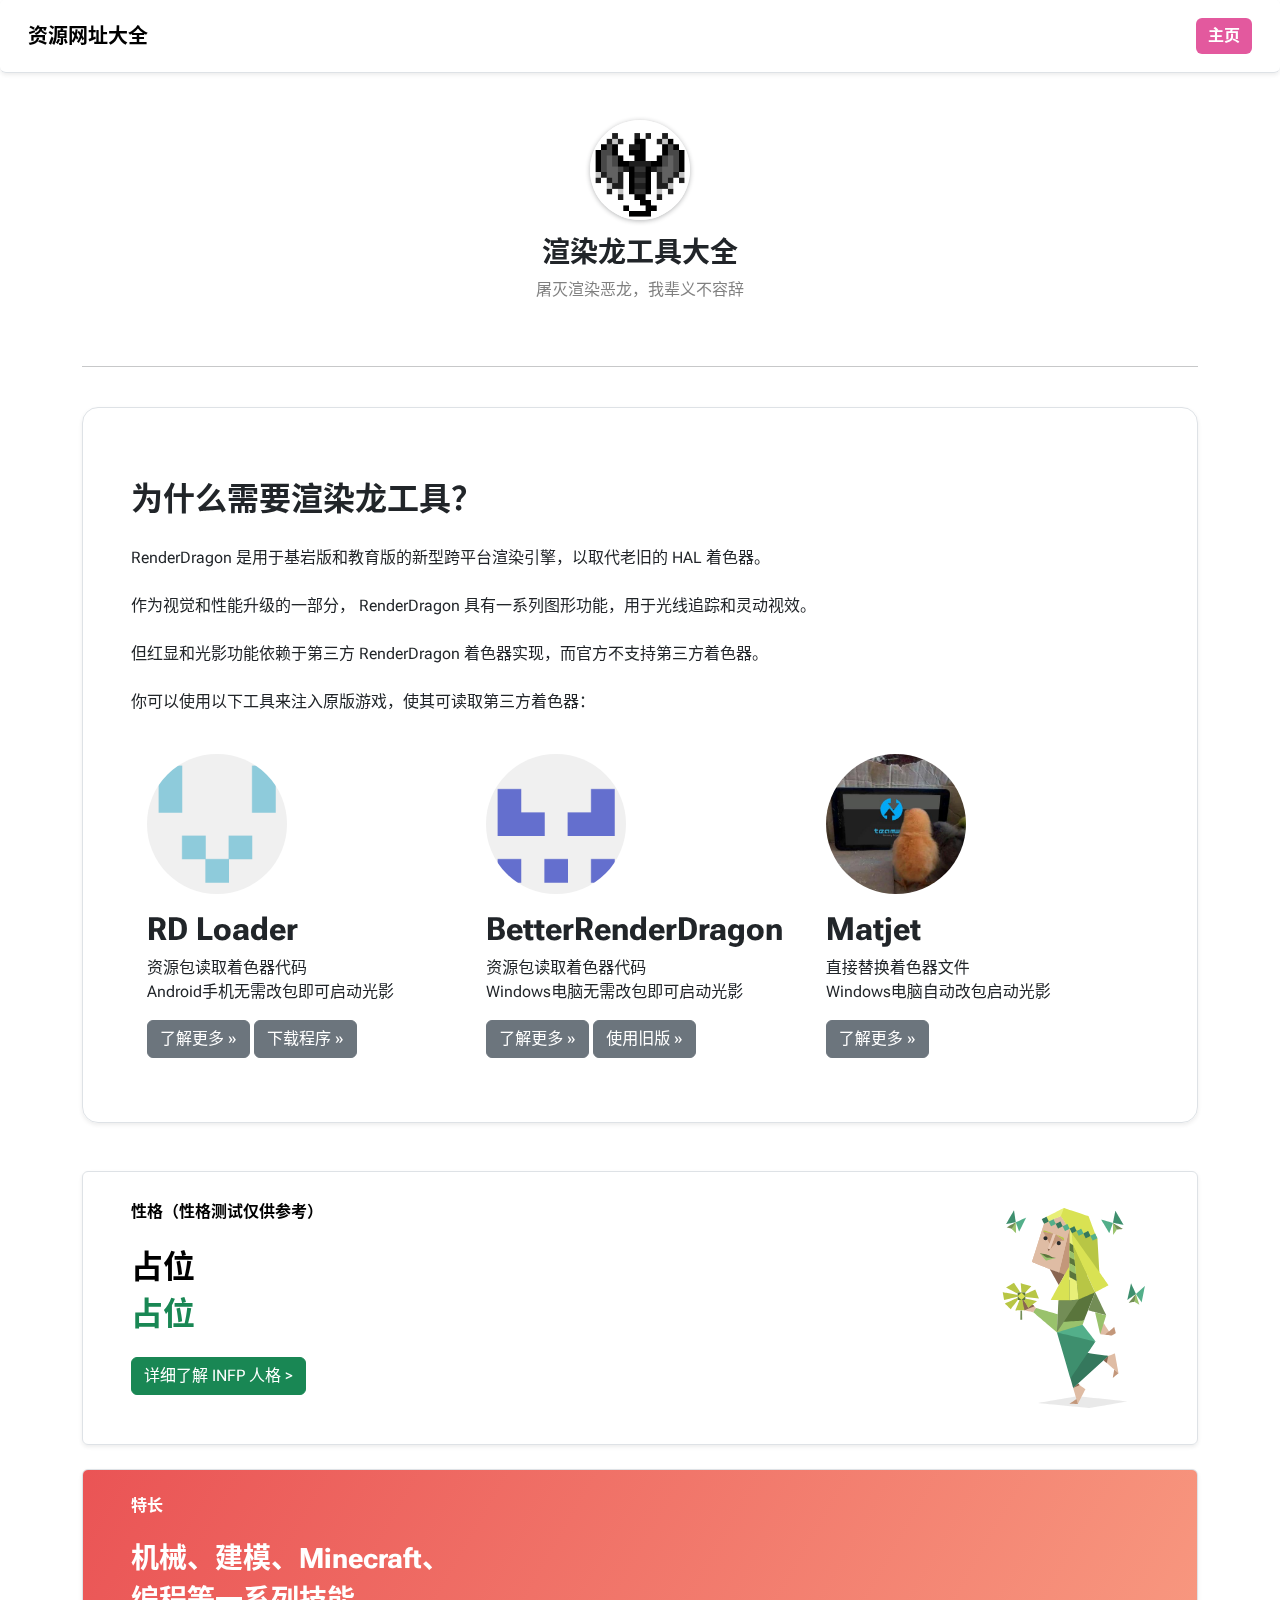
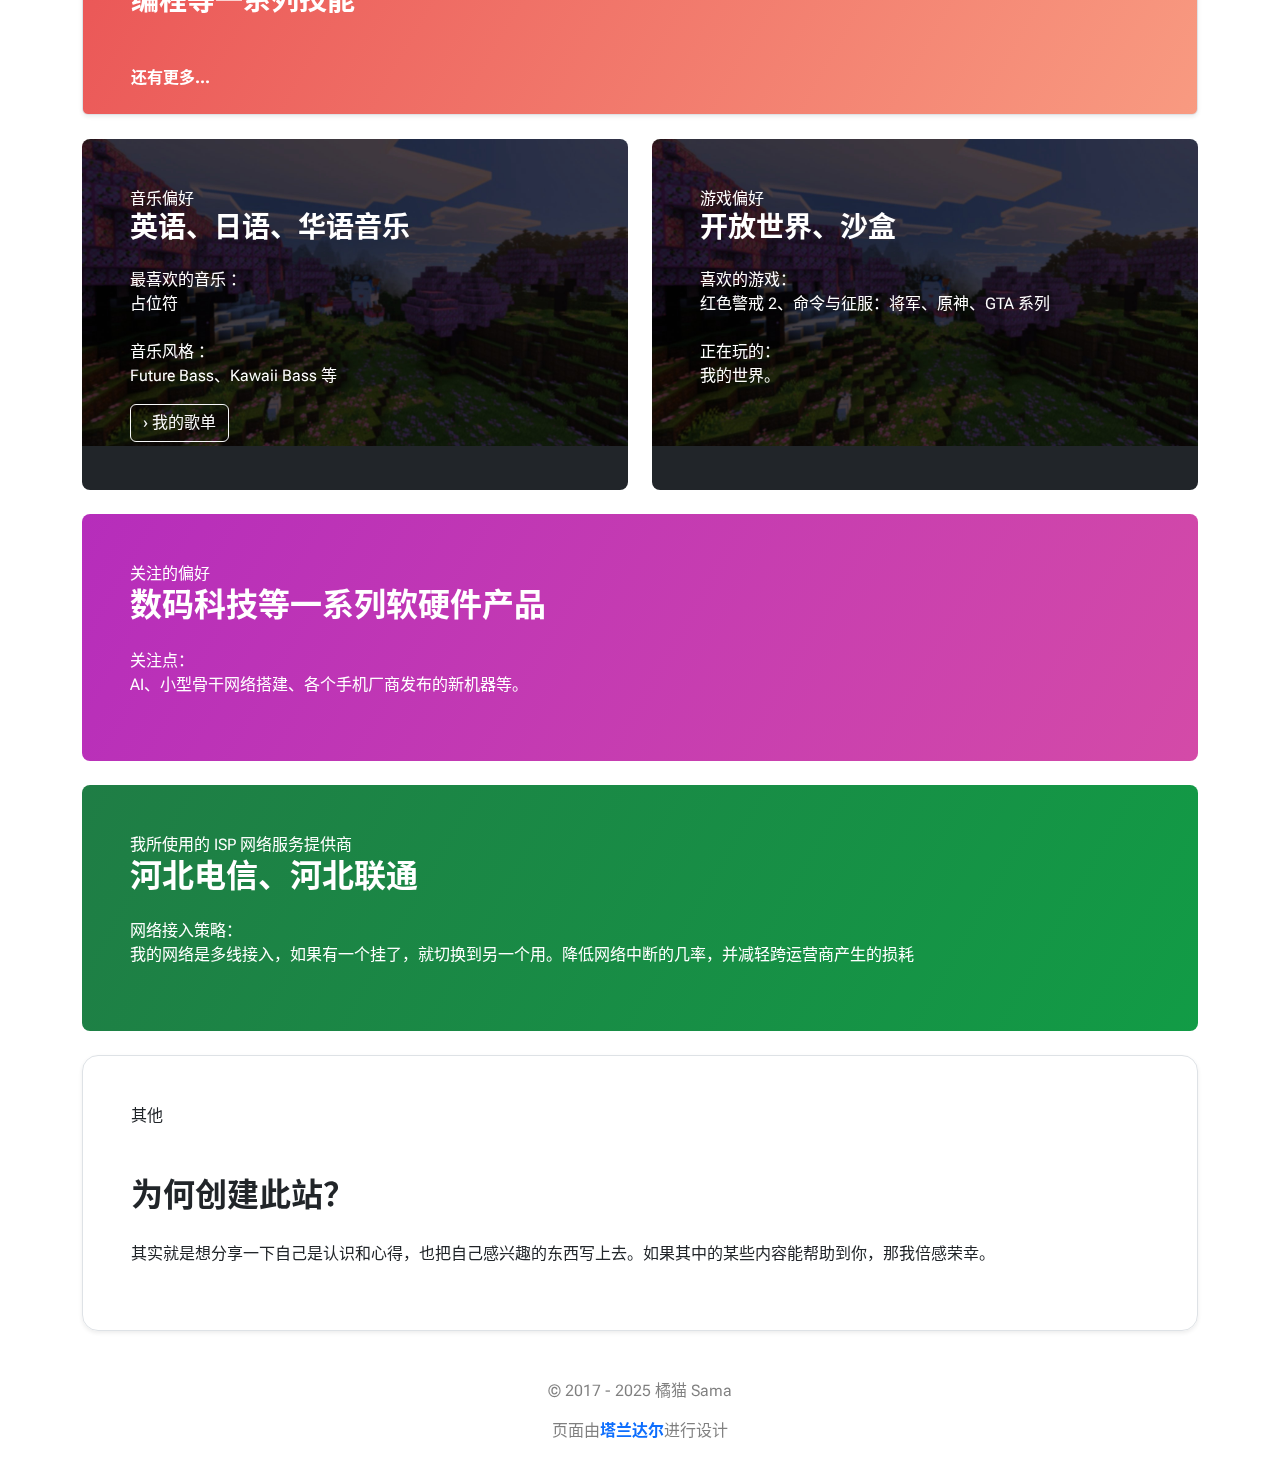
<file: weblist_0.html>
<!DOCTYPE html>
<html lang="zh">

<head>
    <meta charset="UTF-8">
    <meta name="viewport" content="width=device-width, initial-scale=1.0">
    <link rel="stylesheet" href="css/bootstrap.css">
    <link rel="stylesheet" href="resources/css/weblist.css">
    <link rel="icon" href="resources/img/render_dragon.png" type="image/x-icon">
    <link rel="stylesheet" href="https://fonts.googleapis.com/css2?family=Roboto+Flex">
    <link rel="stylesheet" href="https://fonts.googleapis.com/css2?family=Noto+Sans+SC">
    <script src="js/bootstrap.js"></script>
    <title>渲染龙工具大全</title>
</head>

<body>
    <div class="container">
        <nav id="top-bar"
            class="navbar navbar-expand-lg rounded shadow-sm ps-3 pe-3 fixed-top d-flex flex-wrap justify-content-center py-3 mb-4 border-bottom"
            aria-label="Thirteenth navbar example">
            <div class="container-fluid">
                <a class="fw-bold navbar-brand col-lg-4">资源网址大全</a>
                <button class="navbar-toggler" type="button" data-bs-toggle="collapse"
                    data-bs-target="#navbarsExample11" aria-controls="navbarsExample11" aria-expanded="false"
                    aria-label="Toggle navigation">
                    <span class="navbar-toggler-icon"></span>
                </button>

                <div class="collapse navbar-collapse d-lg-flex" id="navbarsExample11">
                    <div class="d-lg-flex col-lg-12 justify-content-lg-end">
                        <a href="/" class="btn fw-bold btn-primary">主页</a>
                    </div>
                </div>
            </div>
        </nav>

        <!--  介绍  -->
        <div id="pdtp">
            <div class="mt-4 d-flex justify-content-center align-content-center">
                <img style="border-radius: 100rem; box-shadow: 0 1px 5px rgba(26,29,32,0.33)"
                    src="resources/img/render_dragon2.png" alt="" srcset="" width="100rem" height="100rem">
            </div>
            <div class="mt-3 text-center pb-5">
                <h3 class="fw-bold text-center">渲染龙工具大全</h3>
                <span class="text-black-50 text-center">屠灭渲染恶龙，我辈义不容辞</span>
            </div>

            <hr>

            <div class="row">
                <div class="col-md-12 mt-4">
                    <div
                        class="row g-0 border shadow rounded-4 overflow-hidden flex-md-row p-5 shadow-sm h-md-250 position-relative">
                        <h2 class="mt-4 mb-4 fw-bold">为什么需要渲染龙工具？</h2>
                        <p class="mt-1">
                            RenderDragon 是用于基岩版和教育版的新型跨平台渲染引擎，以取代老旧的 HAL 着色器。
                            <br><br>
                            作为视觉和性能升级的一部分， RenderDragon 具有一系列图形功能，用于光线追踪和灵动视效。
                            <br><br>
                            但红显和光影功能依赖于第三方 RenderDragon 着色器实现，而官方不支持第三方着色器。
                            <br><br>
                            你可以使用以下工具来注入原版游戏，使其可读取第三方着色器：
                        </p>
                        <div class="col-lg-4 mt-4 ps-3">
                            <svg aria-label="RD Loader" class="bd-placeholder-img rounded-circle" height="140"
                                preserveAspectRatio="xMidYMid slice" role="img" width="140" xmlns="http://www.w3.org/2000/svg">
                                <title>bambosan</title>
                                <image href="resources/img/bambosan.png" width="100%" height="100%"
                                    preserveAspectRatio="xMidYMid slice" />
                            </svg>
                            <h2 class="fw-bold mt-3 mb-2">RD Loader</h2>
                            <p>
                                资源包读取着色器代码<br>
                                Android手机无需改包即可启动光影
                            </p>
                            <p><a class="btn btn-secondary" href="https://github.com/bambosan/MaterialBinLoader-Apk/releases">了解更多 »</a>
                                <a class="btn btn-secondary" href="resources/download/网络资源/安卓安装包/RDLoader_1.4.2(1.19.20-1.21.70+).APK">下载程序 »</a></p>
                        </div><!-- /.col-lg-4 -->
                        <div class="col-lg-4 mt-4 ps-3">
                            <svg aria-label="BetterRenderDragon" class="bd-placeholder-img rounded-circle" height="140"
                                preserveAspectRatio="xMidYMid slice" role="img" width="140" xmlns="http://www.w3.org/2000/svg">
                                <title>ddf8196</title>
                                <image href="resources/img/ddf8196.png" width="100%" height="100%"
                                    preserveAspectRatio="xMidYMid slice" />
                            </svg>
                            <h2 class="fw-bold mt-3 mb-2">BetterRenderDragon</h2>
                            <p>
                                资源包读取着色器代码<br>
                                Windows电脑无需改包即可启动光影
                            </p>
                            <p><a class="btn btn-secondary" href="https://github.com/QYCottage/BetterRenderDragon/releases">了解更多 »</a>
                                <a class="btn btn-secondary" href="https://github.com/QYCottage/BetterRenderDragon/releases">使用旧版 »</a></p>
                            </div><!-- /.col-lg-4 -->
                        <div class="col-lg-4 mt-4 ps-3">
                            <svg aria-label="Matjet" class="bd-placeholder-img rounded-circle" height="140"
                                preserveAspectRatio="xMidYMid slice" role="img" width="140" xmlns="http://www.w3.org/2000/svg">
                                <title>Fzul</title>
                                <image href="resources/img/Fzul.jpg" width="100%" height="100%"
                                    preserveAspectRatio="xMidYMid slice" />
                            </svg>
                            <h2 class="fw-bold mt-3 mb-2">Matjet</h2>
                            <p>
                                直接替换着色器文件<br>
                                Windows电脑自动改包启动光影
                            </p>
                            <p><a class="btn btn-secondary" href="https://github.com/faizul726/matject">了解更多 »</a></p>
                        </div><!-- /.col-lg-4 -->
                    </div>
                </div>

            </div>
            <div class="container my-5"></div>
            <div class="row align-items-md-stretch">
                <div id="infp" class="col-md-12">
                    <div
                        class="row g-0 border rounded overflow-hidden flex-md-row mb-4 shadow-sm h-md-250 position-relative">
                        <div class="col ms-4 p-4 d-flex flex-column position-static">
                            <strong class="d-inline-block mt-1 mb-4 text-black">性格（性格测试仅供参考）</strong>
                            <h2 class="fw-bold text-black">占位</h2>
                            <h2 class="mb-4 fw-bold text-success">占位</h2>
                            <p class="card-text mb-auto">
                                <a class="btn btn-success" target="_blank" href="#">详细了解 INFP 人格 ></a>
                            </p>
                        </div>
                        <div class="col-auto d-none d-lg-block">
                            <img class="mt-3 mb-3 me-4" src="resources/img/INFP.svg" width="200" height="240"
                                alt="INFP-AT" srcset="">
                        </div>
                    </div>
                </div>
                <div class="col-md-12 text-white">
                    <div id="what-can-i-do"
                        class="text-white row g-0 border rounded overflow-hidden flex-md-row mb-4 shadow-sm h-md-250 position-relative">
                        <div class="col p-4 ms-4 me-4 d-flex flex-column position-static">
                            <strong class="d-inline-block mt-0 mb-4">特长</strong>
                            <h3 class="fw-bold">机械、建模、Minecraft、</h3>
                            <h3 class="mb-4 fw-bold">编程等一系列技能</h3>
                            <p class="pt-sm-4 card-text mb-auto fw-bold">
                                <span class="text-white">还有更多...</span>
                            </p>
                        </div>
                    </div>
                </div>
            </div>
        </div>

        <!--  喜欢的游戏和音乐  -->
        <div class="mb-5 row align-items-md-stretch">
            <div class="col-md-6 mb-4">
                <div id="music-favorite" class="h-100 p-5 text-bg-dark rounded-3">
                    <span>音乐偏好</span>
                    <h3 class="mb-0 fw-bold"> 英语、日语、华语音乐</h3>

                    <p class="mt-4">
                        最喜欢的音乐 ：<br>
                        占位符
                        <br><br>
                        音乐风格 ：<br>
                        Future Bass、Kawaii Bass 等
                    </p>
                    <a href="https://music.163.com/playlist?id=431668990" class="btn btn-outline-light" type="button"
                        target="_blank">› 我的歌单</a>
                </div>
            </div>
            <div class="col-md-6 mb-4">
                <div id="game-favorite" class="h-100 p-5 text-bg-dark rounded-3">
                    <span>游戏偏好</span>
                    <h3 class="mb-4 fw-bold">开放世界、沙盒</h3>
                    <p class="mt-4">
                        喜欢的游戏：<br>
                        红色警戒 2、命令与征服：将军、原神、GTA 系列
                        <br><br>
                        正在玩的：
                        <br>
                        我的世界。
                    </p>
                </div>
            </div>
            <div class="col-md-12">
                <div id="focus-favorite" class="text-white h-100 p-5 rounded-3">
                    <span>关注的偏好</span>
                    <h2 class="mb-4 fw-bold">数码科技等一系列软硬件产品</h2>
                    <p class="mt-4">
                        关注点：<br>
                        AI、小型骨干网络搭建、各个手机厂商发布的新机器等。
                    </p>
                </div>
            </div>
            <div class="col-md-12 mt-4">
                <div id="my-isp" class="text-white h-100 p-5 rounded-3">
                    <span>我所使用的 ISP 网络服务提供商</span>
                    <h2 class="mb-4 fw-bold">河北电信、河北联通</h2>
                    <p class="mt-4">
                        网络接入策略：<br>
                        我的网络是多线接入，如果有一个挂了，就切换到另一个用。降低网络中断的几率，并减轻跨运营商产生的损耗
                    </p>
                </div>
            </div>
            <div class="col-md-12 mt-4">
                <div
                    class="row g-0 border shadow rounded-4 overflow-hidden flex-md-row p-5 shadow-sm h-md-250 position-relative">
                    <span>其他</span>
                    <br><br>
                    <h2 class="mt-4 mb-4 fw-bold">为何创建此站？</h2>
                    <p class="mt-1">
                        其实就是想分享一下自己是认识和心得，也把自己感兴趣的东西写上去。如果其中的某些内容能帮助到你，那我倍感荣幸。
                    </p>
                </div>
            </div>
        </div>
        <div class="ps-5 pe-5 text-center">
            <p class="text-black-50">©&nbsp;2017 - 2025 橘猫 Sama</p>
            <p class="text-black-50">页面由<a class="text-decoration-none fw-bold"
                    href="https://marshmallowlands.github.io">塔兰达尔</a>进行设计</p>
        </div>
    </div>
</body>

</html>
</file>
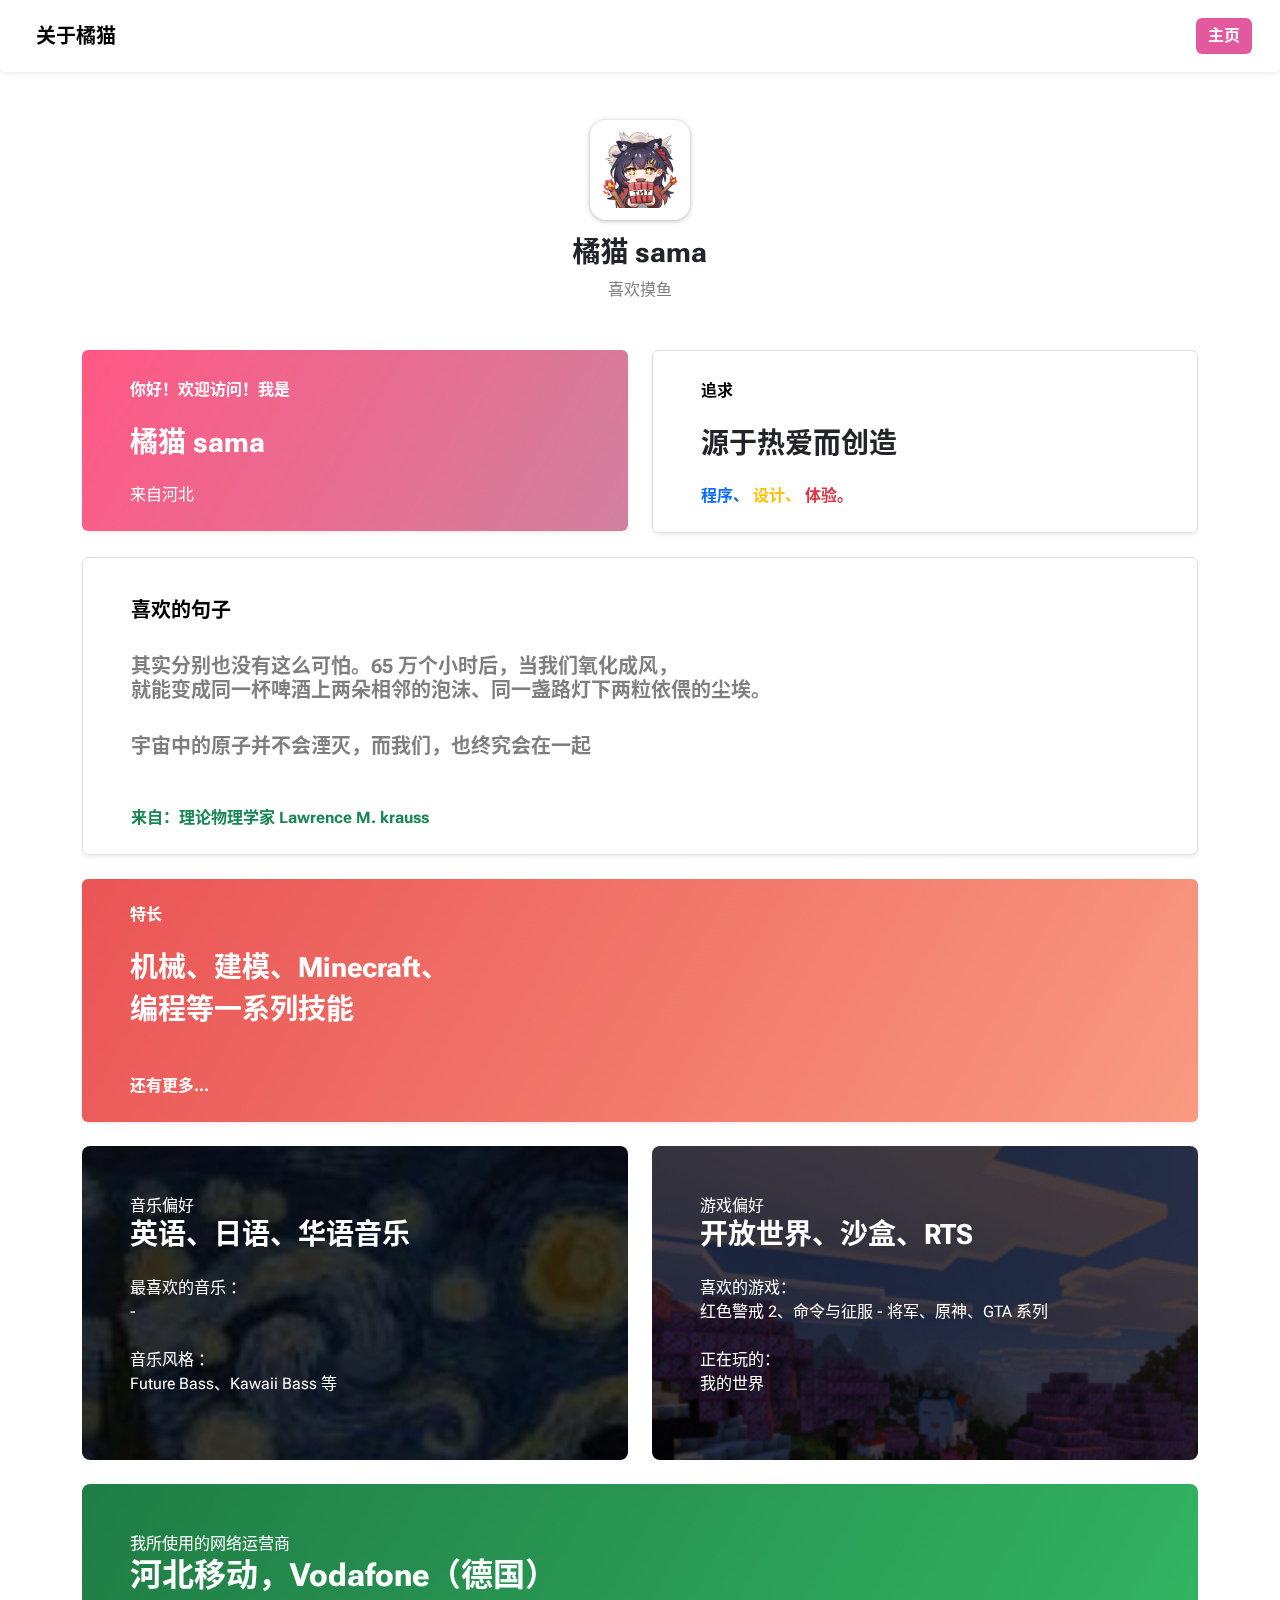
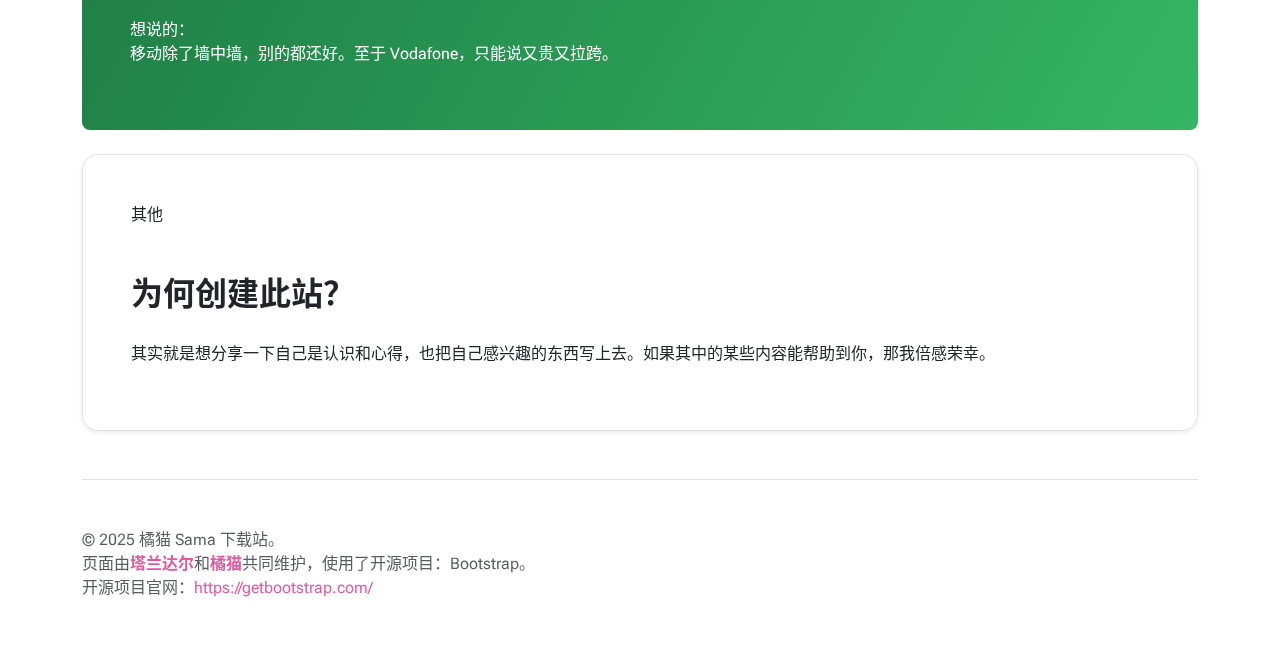
<file: fallback/aboutme.html>
<!DOCTYPE html>
<html lang="zh">
<head>
    <meta charset="UTF-8">
    <meta name="viewport" content="width=device-width, initial-scale=1.0">
    <link rel="stylesheet" href="css/bootstrap.css">
    <link rel="stylesheet" href="resources/css/aboutme.css">
    <!--
    <link rel="stylesheet" href="resources/css/aboutme_dark.css">
    -->
    <link rel="icon" href="resources/img/JumaoTNT.png" type="image/x-icon">
    <link rel="stylesheet" href="https://fonts.googleapis.com/css2?family=Roboto+Flex">
    <link rel="stylesheet" href="https://fonts.googleapis.com/css2?family=Noto+Sans+SC">
    <script src="js/bootstrap.js"></script>
    <title>关于橘猫</title>
</head>
<body>
<div class="container">
    <nav id="top-bar" class="navbar navbar-expand-lg rounded shadow-sm ps-3 pe-3 fixed-top d-flex flex-wrap justify-content-center py-3 mb-4" aria-label="Thirteenth navbar example">
        <div class="container-fluid">
            <a id="navbar-title" class="fw-bold navbar-brand col-lg-4 ps-2">关于橘猫</a>
            <!--
            <button class="navbar-toggler" type="button" data-bs-toggle="collapse" data-bs-target="#navbarsExample11" aria-controls="navbarsExample11" aria-expanded="false" aria-label="Toggle navigation">
                <span class="text-white fs-6 px-3 py-5">▼</span>
            </button>
            -->

            <button class="btn-pink text-white navbar-toggler" type="button" data-bs-toggle="collapse"
            data-bs-target="#navbarsExample11" aria-controls="navbarsExample11" aria-expanded="false"
            aria-label="Toggle navigation">
                <span class="fs-2 px-3 py-5">=</span>
            </button>

            <div class="collapse ms-2 navbar-collapse d-lg-flex" id="navbarsExample11">
                <div class="d-lg-flex col-lg-12 justify-content-lg-end">
                    <a href="/" class="btn fw-bold btn-primary">主页</a>
                </div>
            </div>
        </div>
    </nav>

    <!--  介绍  -->
    <div id="pdtp">
        <div class="mt-4 d-flex justify-content-center align-content-center">
            <img class="p-2" style="border-radius: 1rem; box-shadow: 0 1px 5px rgba(26,29,32,0.33)" src="resources/img/JumaoTNT.png" alt="" srcset="" width="100rem" height="100rem">
        </div>
        <div class="mt-3 text-center pb-5">
            <h3 class="fw-bold text-center" id="jumaosama-name">橘猫 sama</h3>
            <span class="text-black-50 text-center" id="introduce">喜欢摸鱼</span>
        </div>



        <div class="row align-items-md-stretch">
            <div class="col-md-6">
                <div style="background: linear-gradient(120deg, #ff5884 0, #cc85a1 110%);"
                     class="text-white row g-0 rounded overflow-hidden flex-md-row mb-4 shadow-sm h-md-250 position-relative">
                    <div class="col p-4 ps-5 pe-5 d-flex flex-column position-static">
                        <strong class="d-inline-block mt-1 mb-4 text-white">你好！欢迎访问！我是</strong>
                        <h3 class="mb-4 fw-bold">橘猫 sama</h3>
                        <p class="card-text mb-auto">来自河北</p>
                    </div>
                </div>
            </div>
            <div class="col-md-6">
                <div class="row g-0 border rounded overflow-hidden flex-md-row mb-4 shadow-sm h-md-250 position-relative">
                    <div class="col p-4 ps-5 pe-5 d-flex flex-column position-static">
                        <strong class="d-inline-block mt-1 mb-4 text-black" id="ZhuiQiu">追求</strong>
                        <h3 class="mb-4 fw-bold" id="ZhuiQiu-2">源于热爱而创造</h3>
                        <p class="card-text mb-auto fw-bold">
                            <span class="text-primary">程序、</span>
                            <span class="text-warning">设计、</span>
                            <span class="text-danger">体验。</span>
                        </p>
                    </div>
                </div>
            </div>
            <!--
            <div id="infp" class="col-md-12">
                <div class="row g-0 border rounded overflow-hidden flex-md-row mb-4 shadow-sm h-md-250 position-relative">
                    <div class="col ms-4 p-4 d-flex flex-column position-static">
                        <strong class="d-inline-block mt-1 mb-4 text-black" id="mettle">性格（性格测试仅供参考）</strong>
                        <h2 class="fw-bold text-black" id="mettle-2">占位</h2>
                        <h2 class="mb-4 fw-bold text-success">占位</h2>
                        <p class="card-text mb-auto">
                            <a class="btn btn-success" target="_blank"
                               href="https://www.16personalities.com/ch/infp-%E4%BA%BA%E6%A0%BC">详细了解 INFP 人格 ></a>
                        </p>
                    </div>
                    <div class="col-auto d-none d-lg-block">
                        <img class="mt-3 mb-3 me-4" src="resources/img/INFP.svg" width="200" height="240" alt="INFP-AT" srcset="">
                    </div>
                </div>
            </div>
            -->
            <div class="col-md-12">
                <div class="row g-0 border rounded overflow-hidden flex-md-row mb-4 shadow-sm h-md-250 position-relative">
                    <div class="col p-4 ms-4 me-4 d-flex flex-column position-static">
                        <h5 class="d-inline-block mt-3 fw-bold text-black" id="favorite-sentence">喜欢的句子</h5>
                        <h5 class="fw-bold text-black-50" id="favorite-sentence-2"><br>其实分别也没有这么可怕。65 万个小时后，当我们氧化成风，<br>就能变成同一杯啤酒上两朵相邻的泡沫、同一盏路灯下两粒依偎的尘埃。</h5>
                        <h5 class="mb-4 fw-bold text-black-50" id="favorite-sentence-3"><br>宇宙中的原子并不会湮灭，而我们，也终究会在一起</h5>
                        <p class="pt-sm-4 card-text mb-auto fw-bold">
                            <span class="text-success">来自：理论物理学家 Lawrence M. krauss</span>
                        </p>
                    </div>
                </div>
            </div>
            <div class="col-md-12 text-white">
                <div id="what-can-i-do"
                     class="text-white row g-0 rounded overflow-hidden flex-md-row mb-4 shadow-sm h-md-250 position-relative">
                    <div class="col p-4 ms-4 me-4 d-flex flex-column position-static">
                        <strong class="d-inline-block mt-0 mb-4">特长</strong>
                        <h3 class="fw-bold">机械、建模、Minecraft、</h3>
                        <h3 class="mb-4 fw-bold">编程等一系列技能</h3>
                        <p class="pt-sm-4 card-text mb-auto fw-bold">
                            <span class="text-white">还有更多...</span>
                        </p>
                    </div>
                </div>
            </div>
        </div>
    </div>

    <!--  喜欢的游戏和音乐  -->
    <div class="mb-5 row align-items-md-stretch">
        <div class="col-md-6 mb-4">
            <div id="music-favorite" class="h-100 p-5 text-bg-dark rounded-3">
                <span>音乐偏好</span>
                <h3 class="mb-0 fw-bold"> 英语、日语、华语音乐</h3>

                <p class="mt-4">
                    最喜欢的音乐 ：<br>
                    -
                    <br><br>
                    音乐风格 ：<br>
                    Future Bass、Kawaii Bass 等
                </p>
                <!--
                <a href="https://music.163.com/playlist?id=431668990" class="btn btn-outline-light" type="button" target="_blank">› 我的歌单</a>
                -->
            </div>
        </div>
        <div class="col-md-6 mb-4">
            <div id="game-favorite" class="h-100 p-5 text-bg-dark rounded-3">
                <span>游戏偏好</span>
                <h3 class="mb-4 fw-bold">开放世界、沙盒、RTS</h3>
                <p class="mt-4">
                    喜欢的游戏：<br>
                    红色警戒 2、命令与征服 - 将军、原神、GTA 系列
                    <br><br>
                    正在玩的：
                    <br>
                    我的世界
                </p>
            </div>
        </div>
        <!--
        <div class="col-md-12">
            <div id="focus-favorite" class="text-white h-100 p-5 rounded-3">
                <span>关注的偏好</span>
                <h2 class="mb-4 fw-bold">数码科技等一系列软硬件产品</h2>
                <p class="mt-4">
                    关注点：<br>
                    AI、小型骨干网络搭建、各个手机厂商发布的新机器等。
                </p>
            </div>
        </div>
        -->
        <div class="col-md-12">
            <div id="my-isp" class="text-white h-100 p-5 rounded-3">
                <span>我所使用的网络运营商</span>
                <h2 class="mb-4 fw-bold">河北移动，Vodafone（德国）</h2>
                <p class="mt-4">
                    想说的：<br>
                    移动除了墙中墙，别的都还好。至于 Vodafone，只能说又贵又拉跨。
                </p>
            </div>
        </div>
        <div class="col-md-12 mt-4" id="others-want-to-say">
            <div class="row g-0 border shadow rounded-4 overflow-hidden flex-md-row p-5 shadow-sm h-md-250 position-relative">
                <span>其他</span>
                <br><br>
                <h2 class="mt-4 mb-4 fw-bold">为何创建此站？</h2>
                <p class="mt-1">
                    其实就是想分享一下自己是认识和心得，也把自己感兴趣的东西写上去。如果其中的某些内容能帮助到你，那我倍感荣幸。
                </p>
            </div>
        </div>
    </div>
    <footer class="pt-5 mt-5 mb-5 text-body-secondary border-top">
        <span id="footer">
        © 2025 橘猫 Sama 下载站。<br>
        页面由<b><a class="text-decoration-none text-pink" href="https://marshmallowlands.github.io">塔兰达尔</a></b>和<b class="text-pink">橘猫</b>共同维护，使用了开源项目：Bootstrap。
        <br>
        开源项目官网：<a class="text-pink text-decoration-none" href="https://getbootstrap.com/">https://getbootstrap.com/</a>
        </span>
    </footer>
</div>
</body>
</html>
</file>
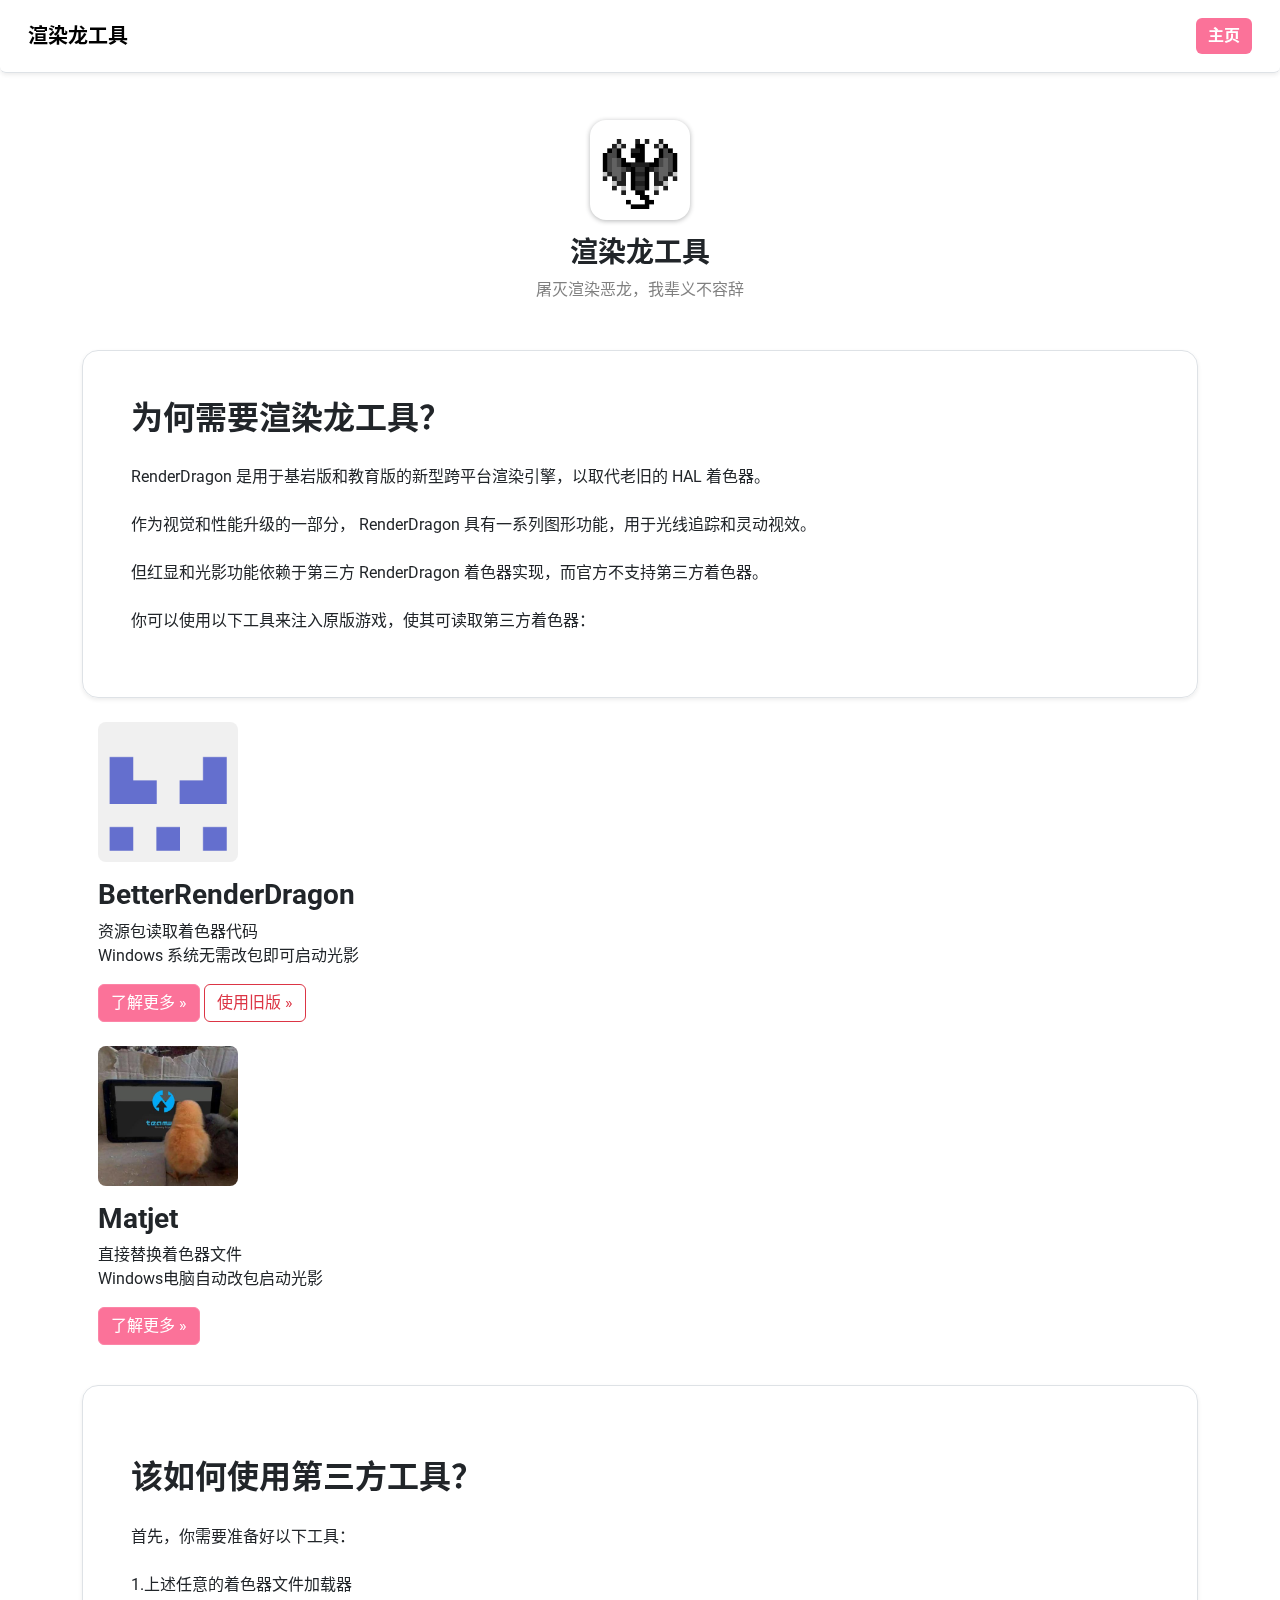
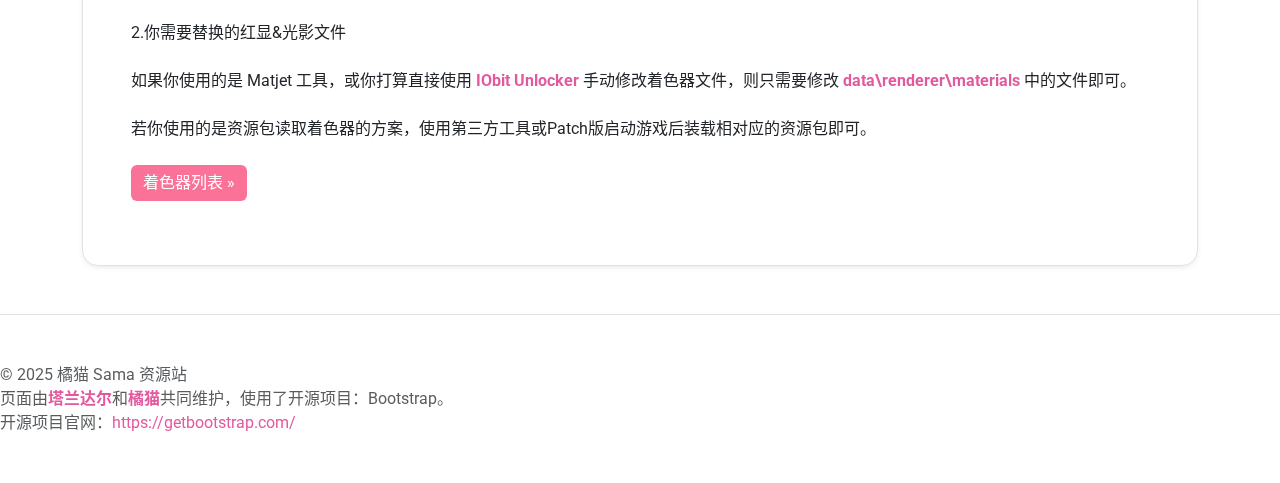
<file: fallback/weblist.html>
<!DOCTYPE html>
<html lang="zh">

<head>
    <meta charset="UTF-8">
    <meta name="viewport" content="width=device-width, initial-scale=1.0">
    <link rel="stylesheet" href="css/bootstrap.css">
    <link rel="stylesheet" href="resources/css/weblist.css">
    <link rel="stylesheet" href="resources/css/index.css">
    <link rel="icon" href="resources/img/render_dragon.png" type="image/x-icon">
    <script src="js/bootstrap.js"></script>
    <title>渲染龙工具大全</title>
</head>

<body>
    <div class="container">
        <nav id="top-bar"
            class="navbar navbar-expand-lg rounded shadow-sm ps-3 pe-3 fixed-top d-flex flex-wrap justify-content-center py-3 mb-4 border-bottom"
            aria-label="Thirteenth navbar example">
            <div class="container-fluid">
                <a class="fw-bold navbar-brand col-lg-4">渲染龙工具</a>

                <button class="btn-pink text-white navbar-toggler" type="button" data-bs-toggle="collapse"
                    data-bs-target="#navbarsExample11" aria-controls="navbarsExample11" aria-expanded="false"
                    aria-label="Toggle navigation">
                    <span class="fs-2 px-3 py-5">=</span>
                </button>

                <div class="collapse navbar-collapse d-lg-flex" id="navbarsExample11">
                    <div class="d-lg-flex col-lg-12 justify-content-lg-end">
                        <a href="/" class="btn fw-bold btn-primary">主页</a>
                    </div>
                </div>
            </div>
        </nav>

        <!--  介绍  -->
        <div id="pdtp">
            <div class="mt-4 d-flex justify-content-center align-content-center">
                <img class="p-2" style="border-radius: 1rem; box-shadow: 0 1px 5px rgba(26,29,32,0.33)"
                    src="resources/img/render_dragon2.png" alt="" srcset="" width="100rem" height="100rem">
            </div>
            <div class="mt-3 text-center pb-5">
                <h3 class="fw-bold text-center">渲染龙工具</h3>
                <span class="text-black-50 text-center">屠灭渲染恶龙，我辈义不容辞</span>
            </div>

            <div class="row">
                <div class="col-md-12">
                    <div
                        class="row g-0 border shadow rounded-4 overflow-hidden flex-md-row p-5 shadow-sm h-md-250 position-relative">
                        <h2 class="mb-4 fw-bold">为何需要渲染龙工具？</h2>
                        <p class="mt-1">
                            RenderDragon 是用于基岩版和教育版的新型跨平台渲染引擎，以取代老旧的 HAL 着色器。
                            <br><br>
                            作为视觉和性能升级的一部分， RenderDragon 具有一系列图形功能，用于光线追踪和灵动视效。
                            <br><br>
                            但红显和光影功能依赖于第三方 RenderDragon 着色器实现，而官方不支持第三方着色器。
                            <br><br>
                            你可以使用以下工具来注入原版游戏，使其可读取第三方着色器：
                        </p>
                        </div><!-- /.col-lg-4 -->
                        <div class="col-lg-4 mt-4 ps-3">
                            <svg aria-label="BetterRenderDragon" class="bd-placeholder-img rounded-3" height="140"
                                preserveAspectRatio="xMidYMid slice" role="img" width="140"
                                xmlns="http://www.w3.org/2000/svg">
                                <title>ddf8196</title>
                                <image href="resources/img/ddf8196.png" width="100%" height="100%"
                                    preserveAspectRatio="xMidYMid slice" />
                            </svg>
                            <h3 class="fw-bold mt-3 mb-2 me-3">BetterRenderDragon</h3>
                            <p>
                                资源包读取着色器代码<br>
                                Windows 系统无需改包即可启动光影
                            </p>
                            <p><a class="btn btn-success"
                                    href="https://github.com/QYCottage/BetterRenderDragon/releases">了解更多
                                    »</a>
                                <a class="btn btn-outline-danger"
                                    href="https://github.com/QYCottage/BetterRenderDragon/releases">使用旧版 »</a>
                            </p>
                        </div><!-- /.col-lg-4 -->
                        <div class="col-lg-4 mt-4 ps-3">
                            <svg aria-label="Matjet" class="bd-placeholder-img rounded-3" height="140"
                                preserveAspectRatio="xMidYMid slice" role="img" width="140"
                                xmlns="http://www.w3.org/2000/svg">
                                <title>Fzul</title>
                                <image href="resources/img/Fzul.jpg" width="100%" height="100%"
                                    preserveAspectRatio="xMidYMid slice" />
                            </svg>
                            <h3 class="fw-bold mt-3 mb-2">Matjet</h3>
                            <p>
                                直接替换着色器文件<br>
                                Windows电脑自动改包启动光影
                            </p>
                            <p><a class="btn btn-success" href="https://github.com/faizul726/matject">了解更多 »</a></p>
                        </div><!-- /.col-lg-4 -->
                    </div>
                </div>

                <div class="col-md-12 mt-4">
                    <div
                        class="row g-0 border shadow rounded-4 overflow-hidden flex-md-row p-5 shadow-sm h-md-250 position-relative">
                        <h2 class="mt-4 mb-4 fw-bold">该如何使用第三方工具？</h2>
                        <p class="mt-1">
                            首先，你需要准备好以下工具：
                            <br><br>
                            1.上述任意的着色器文件加载器
                            <br><br>
                            2.你需要替换的红显&光影文件
                            <br><br>
                            如果你使用的是 Matjet 工具，或你打算直接使用&nbsp;<a class="fw-bold text-pink text-decoration-none"
                                href="https://www.iobit.com/downloadcenter.php?product=iobit-unlocker">IObit
                                Unlocker</a>&nbsp;手动修改着色器文件，则只需要修改&nbsp;<b
                                class="text-pink">data\renderer\materials</b>&nbsp;中的文件即可。
                            <br><br>
                            若你使用的是资源包读取着色器的方案，使用第三方工具或Patch版启动游戏后装载相对应的资源包即可。
                            <br><br>
                            <a class="text-white text-decoration-none btn btn-pink "
                                href="https://github.com/DominoKorean/Render-dragon-shader-list">着色器列表 »</a>
                        </p>
                    </div>
                </div>
            </div>
            <div class="container my-5"></div>
        </div>

        <!--  喜欢的游戏和音乐  -->
        <!--
    <div class="mb-5 row align-items-md-stretch">
        <div class="col-md-6 mb-4">
            <div id="music-favorite" class="h-100 p-5 text-bg-dark rounded-3">
                <span>音乐偏好</span>
                <h3 class="mb-0 fw-bold"> 英语、日语、华语音乐</h3>

                <p class="mt-4">
                    最喜欢的音乐 ：<br>
                    占位符
                    <br><br>
                    音乐风格 ：<br>
                    Future Bass、Kawaii Bass 等
                </p>
                <a href="https://music.163.com/playlist?id=431668990" class="btn btn-outline-light" type="button"
                   target="_blank">› 我的歌单</a>
            </div>
        </div>
        <div class="col-md-6 mb-4">
            <div id="game-favorite" class="h-100 p-5 text-bg-dark rounded-3">
                <span>游戏偏好</span>
                <h3 class="mb-4 fw-bold">开放世界、沙盒</h3>
                <p class="mt-4">
                    喜欢的游戏：<br>
                    红色警戒 2、命令与征服：将军、原神、GTA 系列
                    <br><br>
                    正在玩的：
                    <br>
                    我的世界。
                </p>
            </div>
        </div>
        <div class="col-md-12">
            <div id="focus-favorite" class="text-white h-100 p-5 rounded-3">
                <span>关注的偏好</span>
                <h2 class="mb-4 fw-bold">数码科技等一系列软硬件产品</h2>
                <p class="mt-4">
                    关注点：<br>
                    AI、小型骨干网络搭建、各个手机厂商发布的新机器等。
                </p>
            </div>
        </div>
        <div class="col-md-12 mt-4">
            <div id="my-isp" class="text-white h-100 p-5 rounded-3">
                <span>我所使用的 ISP 网络服务提供商</span>
                <h2 class="mb-4 fw-bold">河北电信、河北联通</h2>
                <p class="mt-4">
                    网络接入策略：<br>
                    我的网络是多线接入，如果有一个挂了，就切换到另一个用。降低网络中断的几率，并减轻跨运营商产生的损耗
                </p>
            </div>
        </div>
        <div class="col-md-12 mt-4">
            <div
                    class="row g-0 border shadow rounded-4 overflow-hidden flex-md-row p-5 shadow-sm h-md-250 position-relative">
                <span>其他</span>
                <br><br>
                <h2 class="mt-4 mb-4 fw-bold">为何创建此站？</h2>
                <p class="mt-1">
                    其实就是想分享一下自己是认识和心得，也把自己感兴趣的东西写上去。如果其中的某些内容能帮助到你，那我倍感荣幸。
                </p>
            </div>
        </div>
    </div>
    -->
        <footer class="pt-5 mt-5 mb-5 text-body-secondary border-top">
            <span id="footer">
                © 2025 橘猫 Sama 资源站<br>
                页面由<b><a class="text-decoration-none text-pink"
                        href="https://marshmallowlands.github.io">塔兰达尔</a></b>和<b
                    class="text-pink">橘猫</b>共同维护，使用了开源项目：Bootstrap。
                <br>
                开源项目官网：<a class="text-pink text-decoration-none"
                    href="https://getbootstrap.com/">https://getbootstrap.com/</a>
            </span>
        </footer>
    </div>
</body>

</html>
</file>
<file: resources/css/index.css>
@import url('https://fonts.googleapis.com/css2?family=Roboto:ital,wght@0,100..900;1,100..900&display=swap');
@import url('https://fonts.googleapis.com/css2?family=Noto+Sans+SC:wght@100..900&family=Noto+Sans:ital,wght@0,100..900;1,100..900&display=swap');

/*
    来自塔兰达尔的留言：
    橘猫，如果你对字体的设置不满意，你可以在下面修改。
    我的联系方式：QQ 号 3266681669，地址：河北张家口市。
*/

/* 页面字体样式设置 */
* {
    font-family: 'Roboto', 'HarmonyOSHans', 'Noto Sans CJK SC', 'Noto Sans SC', 'Segoe UI Variable Text', 'Roboto Flex', 'Roboto', 'Segoe UI', 'Inter', 'Sarasa UI SC', 'PingFang SC', 'Microsoft Yahei UI', 'Noto Sans CJK SC', 'Noto Sans SC', sans-serif;
}


/* 顶栏样式定制 */
#top-bar {
    background-color: rgba(255, 255, 255, 0.6);
    backdrop-filter: blur(30px) saturate(200%);
}

/* 页头 */
#main-1 {
    background: url("../../resources/img/panorama_0.jpg");
}


/*
    来自塔兰达尔的留言：
    橘猫，如果你对我目前搞出来的样式不算满意，你可以在下面
    修改这些样式定制代码，定制成你喜欢的样子。
    我的联系方式：QQ 号 3266681669，地址：河北张家口市。
*/

/* 定制样式代码 - 起始*/
.text-success {
    color: #e685b5 !important;
}

.text-web-success {
    color: #e685b5 !important;
    text-decoration: none;
}

.text-web-success:hover {
    color: #e685b5 !important;
    text-decoration: underline;
}

.btn-success,.btn-primary {
    background-color: #f069ac !important;
    border-color: #e3599e !important;
}

.btn-success:hover {
    background-color: #b94d87 !important;
    border-color: #a63b74 !important;
}

.bg-pink {
    background-color: #a63b74 !important;
    border-radius: 5px;
}

/* 定制样式代码 - 末尾*/
</file>
<file: fallback/resources/css/index.css>
@import url('https://fonts.googleapis.com/css2?family=Roboto:ital,wght@0,100..900;1,100..900&display=swap');
@import url('https://fonts.googleapis.com/css2?family=Noto+Sans+SC:wght@100..900&family=Noto+Sans:ital,wght@0,100..900;1,100..900&display=swap');

/* 页面字体样式设置 */
* {
    font-family: 'Roboto', 'HarmonyOSHans', 'Noto Sans CJK SC', 'Noto Sans SC', 'Segoe UI Variable Text', 'Roboto Flex', 'Roboto', 'Segoe UI', 'Inter', 'Sarasa UI SC', 'PingFang SC', 'Microsoft Yahei UI', 'Noto Sans CJK SC', 'Noto Sans SC', sans-serif;
}

/* 顶栏样式定制 */
#top-bar {
    background-color: rgba(255, 255, 255, 0.8);
    backdrop-filter: blur(40px) saturate(200%);
    border-top-left-radius: 0 !important;
    border-top-right-radius: 0 !important;
    border-color: #4d5154;
}

/* 页头 */
#main-1 {
    background: url("../../resources/img/panorama_0.jpg");
}

/* 浅色模式 - 起始*/
.btn-pink{
    background-color: #fb7299 !important;
    border: none;
}

.text-success {
    color: #e685b5 !important;
}

.text-web-success {
    color: #e894be !important;
    text-decoration: none;
}

.text-web-success:hover {
    color: #e685b5 !important;
    text-decoration: underline;
}

.btn-success,.btn-primary {
    background-color: #fb7299 !important;
    border-color: #fc85a7 !important;
}

.btn-success:hover {
    background-color: #fc8bab !important;
    border-color: #fc93b1 !important;
}

.bg-pink {
    background-color: #a63b74 !important;
    border-radius: 5px;
}

#about-jumao {
    color: white;
}

/* 浅色模式 - 末尾*/
</file>
<file: fallback/resources/css/index_dark.css>
/* 深色模式 - 起始 */
@media (prefers-color-scheme: dark){
    body {
        background-color: #0e0e0e;
        color: white;
    }
    #top-bar {
        color: white !important;
        background-color: rgba(48, 48, 48, 0.55);
        backdrop-filter: blur(40px) saturate(200%);
        border-top-left-radius: 0 !important;
        border-top-right-radius: 0 !important;
        border-color: #4d5154;
    }
    .container-fluid,a {
        color: #d3d3d3 !important;
    }
    #navbarsExample11 {
        color: white !important;
    }
    #stone-world {
        background-color: rgba(48, 48, 48, 0.55) !important;
    }
    footer {
        color: white !important;
    }
    .stone-world-download {
        border-color: white;
    }
    .stone-world-download:hover {
        background-color: white;
        color: black !important;
    }
    .stone-world-download:active {
        background-color: white;
        color: black !important;
    }
}
/* 深色模式 - 结尾*/
</file>
<file: resources/css/aboutme.css>
@import url('https://fonts.googleapis.com/css2?family=Roboto+Flex:ital,wght@0,100..900;1,100..900&display=swap');
@import url('https://fonts.googleapis.com/css2?family=Noto+Sans+SC:wght@100..900&family=Noto+Sans:ital,wght@0,100..900;1,100..900&display=swap');

* {
    font-family: 'Roboto', 'Roboto Flex', 'Noto Sans CJK SC', 'HarmonyOSHans', 'Noto Sans SC', 'Segoe UI Variable Text', 'Roboto Flex', 'Roboto', 'Segoe UI', 'Inter', 'Sarasa UI SC', 'PingFang SC', 'Microsoft Yahei UI', 'Noto Sans CJK SC', 'Noto Sans SC', sans-serif;
}

#top-bar {
    background-color: rgba(255, 255, 255, 0.6);
    backdrop-filter: blur(30px) saturate(200%);
}

.btn-pink{
    background-color: #f069ac !important;
    border: none;
}

#what-can-i-do {
    background: linear-gradient(120deg, #EA5455 0, #FEB692 140%);
}

#pdtp {
    padding-top: 6rem !important;
}

#music-favorite {
    background-image: url("../../resources/img/panorama_0.jpg");
    background-size: 100%;
    background-repeat: space;
}

#game-favorite {
    background-image: url("../../resources/img/panorama_0.jpg");
    background-size: 100%;
    background-repeat: space;
}

.text-pink {
    color: #e3599e;
}

#focus-favorite {
    background: linear-gradient(120deg, #b62dbb 0, #e3599e 150%);
}

#my-isp {
    background: linear-gradient(120deg, #1f7d45 0, #0bab46 150%);
}

.btn-primary {
    background-color: #e3599e;
    border: #e3599e;
}

.btn-primary:hover {
    background-color: #7f1b83;
    border: #7f1b83;
}
</file>
<file: resources/css/aboutme_dark.css>
@media (prefers-color-scheme: dark){
    body {
        background-color: #1c1c1c;
    }
    #top-bar {
        color: white !important;
        background-color: rgba(48, 48, 48, 0.55);
        backdrop-filter: blur(40px) saturate(200%);
        border-top-left-radius: 0 !important;
        border-top-right-radius: 0 !important;
        border-color: #4d5154;
    }
    #navbar-title {
        color: white !important;
    }
    #jumaosama-name,#introduce,#ZhuiQiu,#ZhuiQiu-2,#mettle,#mettle-2,#favorite-sentence,#favorite-sentence-2,#favorite-sentence-3,#others-want-to-say {
        color: white !important;
    }
    #footer {
        color: white;
    }
}
</file>
<file: resources/css/weblist.css>
@import url('https://fonts.googleapis.com/css2?family=Roboto+Flex:ital,wght@0,100..900;1,100..900&display=swap');
@import url('https://fonts.googleapis.com/css2?family=Noto+Sans+SC:wght@100..900&family=Noto+Sans:ital,wght@0,100..900;1,100..900&display=swap');

* {
    font-family: 'Roboto', 'Roboto Flex', 'Noto Sans CJK SC', 'HarmonyOSHans', 'Noto Sans SC', 'Segoe UI Variable Text', 'Roboto Flex', 'Roboto', 'Segoe UI', 'Inter', 'Sarasa UI SC', 'PingFang SC', 'Microsoft Yahei UI', 'Noto Sans CJK SC', 'Noto Sans SC', sans-serif;
}

#top-bar {
    background-color: rgba(255, 255, 255, 0.6);
    backdrop-filter: blur(30px) saturate(200%);
}

.btn-pink{
    background-color: #f069ac !important;
    border: none;
}

#what-can-i-do {
    background: linear-gradient(120deg, #EA5455 0, #FEB692 140%);
}

#pdtp {
    padding-top: 6rem !important;
}

#music-favorite {
    background-image: url("../../resources/img/panorama_0.jpg");
    background-size: 100%;
    background-repeat: space;
}

#game-favorite {
    background-image: url("../../resources/img/panorama_0.jpg");
    background-size: 100%;
    background-repeat: space;
}

.text-pink {
    color: #e3599e;
}

#focus-favorite {
    background: linear-gradient(120deg, #b62dbb 0, #e3599e 150%);
}

#my-isp {
    background: linear-gradient(120deg, #1f7d45 0, #0bab46 150%);
}

.btn-primary {
    background-color: #e3599e;
    border: #e3599e;
}

.btn-primary:hover {
    background-color: #7f1b83;
    border: #7f1b83;
}
</file>
<file: fallback/resources/css/aboutme.css>
@import url('https://fonts.googleapis.com/css2?family=Roboto+Flex:ital,wght@0,100..900;1,100..900&display=swap');
@import url('https://fonts.googleapis.com/css2?family=Noto+Sans+SC:wght@100..900&family=Noto+Sans:ital,wght@0,100..900;1,100..900&display=swap');

* {
    font-family: 'Roboto', 'Roboto Flex', 'Noto Sans CJK SC', 'HarmonyOSHans', 'Noto Sans SC', 'Segoe UI Variable Text', 'Roboto Flex', 'Roboto', 'Segoe UI', 'Inter', 'Sarasa UI SC', 'PingFang SC', 'Microsoft Yahei UI', 'Noto Sans CJK SC', 'Noto Sans SC', sans-serif;
}

#top-bar {
    background-color: rgba(255, 255, 255, 0.8);
    backdrop-filter: blur(30px) saturate(200%);
}

.btn-pink{
    background-color: #f069ac !important;
    border: none;
}

#what-can-i-do {
    background: linear-gradient(120deg, #EA5455 0, #FEB692 140%);
}

#pdtp {
    padding-top: 6rem !important;
}

#music-favorite {
    background-image: url("../../resources/img/bg_music.jpg");
    background-size: 100%;
    background-repeat: space;
}

#game-favorite {
    background-image: url("../../resources/img/panorama_0.jpg");
    background-size: 100%;
    background-repeat: space;
}

.text-pink {
    color: #e3599e;
}

#focus-favorite {
    background: linear-gradient(120deg, #2d6fbb 0, #4fd1ff 150%);
}

#my-isp {
    background: linear-gradient(120deg, #1f7d45 0, #38c16a 120%);
}

.btn-primary {
    background-color: #e3599e;
    border: #e3599e;
}

.btn-primary:hover {
    background-color: #7f1b83;
    border: #7f1b83;
}
</file>
<file: fallback/resources/css/aboutme_dark.css>
@media (prefers-color-scheme: dark){
    body {
        background-color: #1c1c1c;
    }
    #top-bar {
        color: white !important;
        background-color: rgba(48, 48, 48, 0.55);
        backdrop-filter: blur(40px) saturate(200%);
        border-top-left-radius: 0 !important;
        border-top-right-radius: 0 !important;
        border-color: #4d5154;
    }
    #navbar-title {
        color: white !important;
    }
    #jumaosama-name,#introduce,#ZhuiQiu,#ZhuiQiu-2,#mettle,#mettle-2,#favorite-sentence,#favorite-sentence-2,#favorite-sentence-3,#others-want-to-say {
        color: white !important;
    }
    #footer {
        color: white;
    }
}
</file>
<file: fallback/resources/css/weblist.css>
@import url('https://fonts.googleapis.com/css2?family=Roboto:ital,wght@0,100..900;1,100..900&display=swap');
@import url('https://fonts.googleapis.com/css2?family=Noto+Sans+SC:wght@100..900&family=Noto+Sans:ital,wght@0,100..900;1,100..900&display=swap');

* {
    font-family: 'Roboto', 'Noto Sans CJK SC', 'Noto Sans SC', sans-serif;
}

.btn-pink{
    background-color: #f069ac !important;
    border: none;
}

#what-can-i-do {
    background: linear-gradient(120deg, #EA5455 0, #FEB692 140%);
}

#pdtp {
    padding-top: 6rem !important;
}

#music-favorite {
    background-image: url("../../resources/img/panorama_0.jpg");
    background-size: 100%;
    background-repeat: space;
}

#game-favorite {
    background-image: url("../../resources/img/panorama_0.jpg");
    background-size: 100%;
    background-repeat: space;
}

.text-pink {
    color: #e3599e;
}

#focus-favorite {
    background: linear-gradient(120deg, #b62dbb 0, #e3599e 150%);
}

#my-isp {
    background: linear-gradient(120deg, #1f7d45 0, #0bab46 150%);
}

.btn-primary {
    background-color: #e3599e;
    border: #e3599e;
}

.btn-primary:hover {
    background-color: #7f1b83;
    border: #7f1b83;
}
</file>
